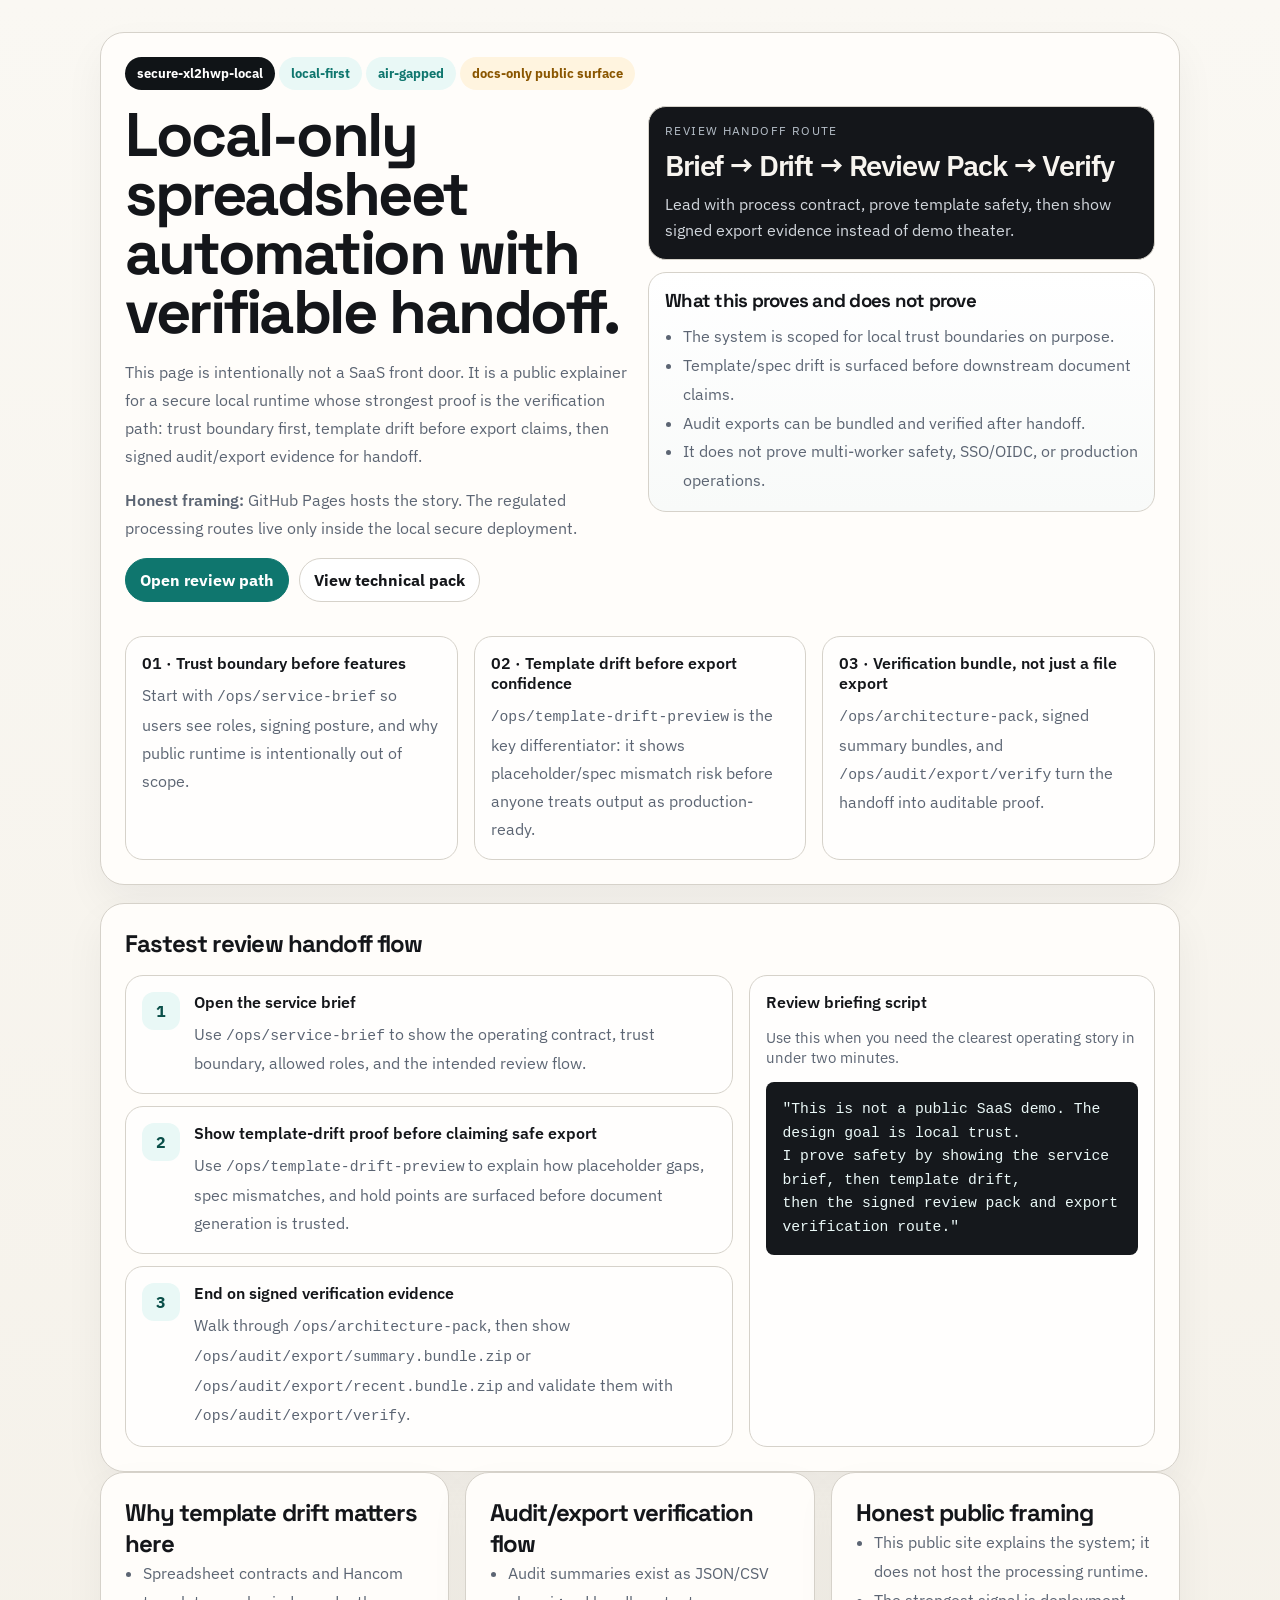
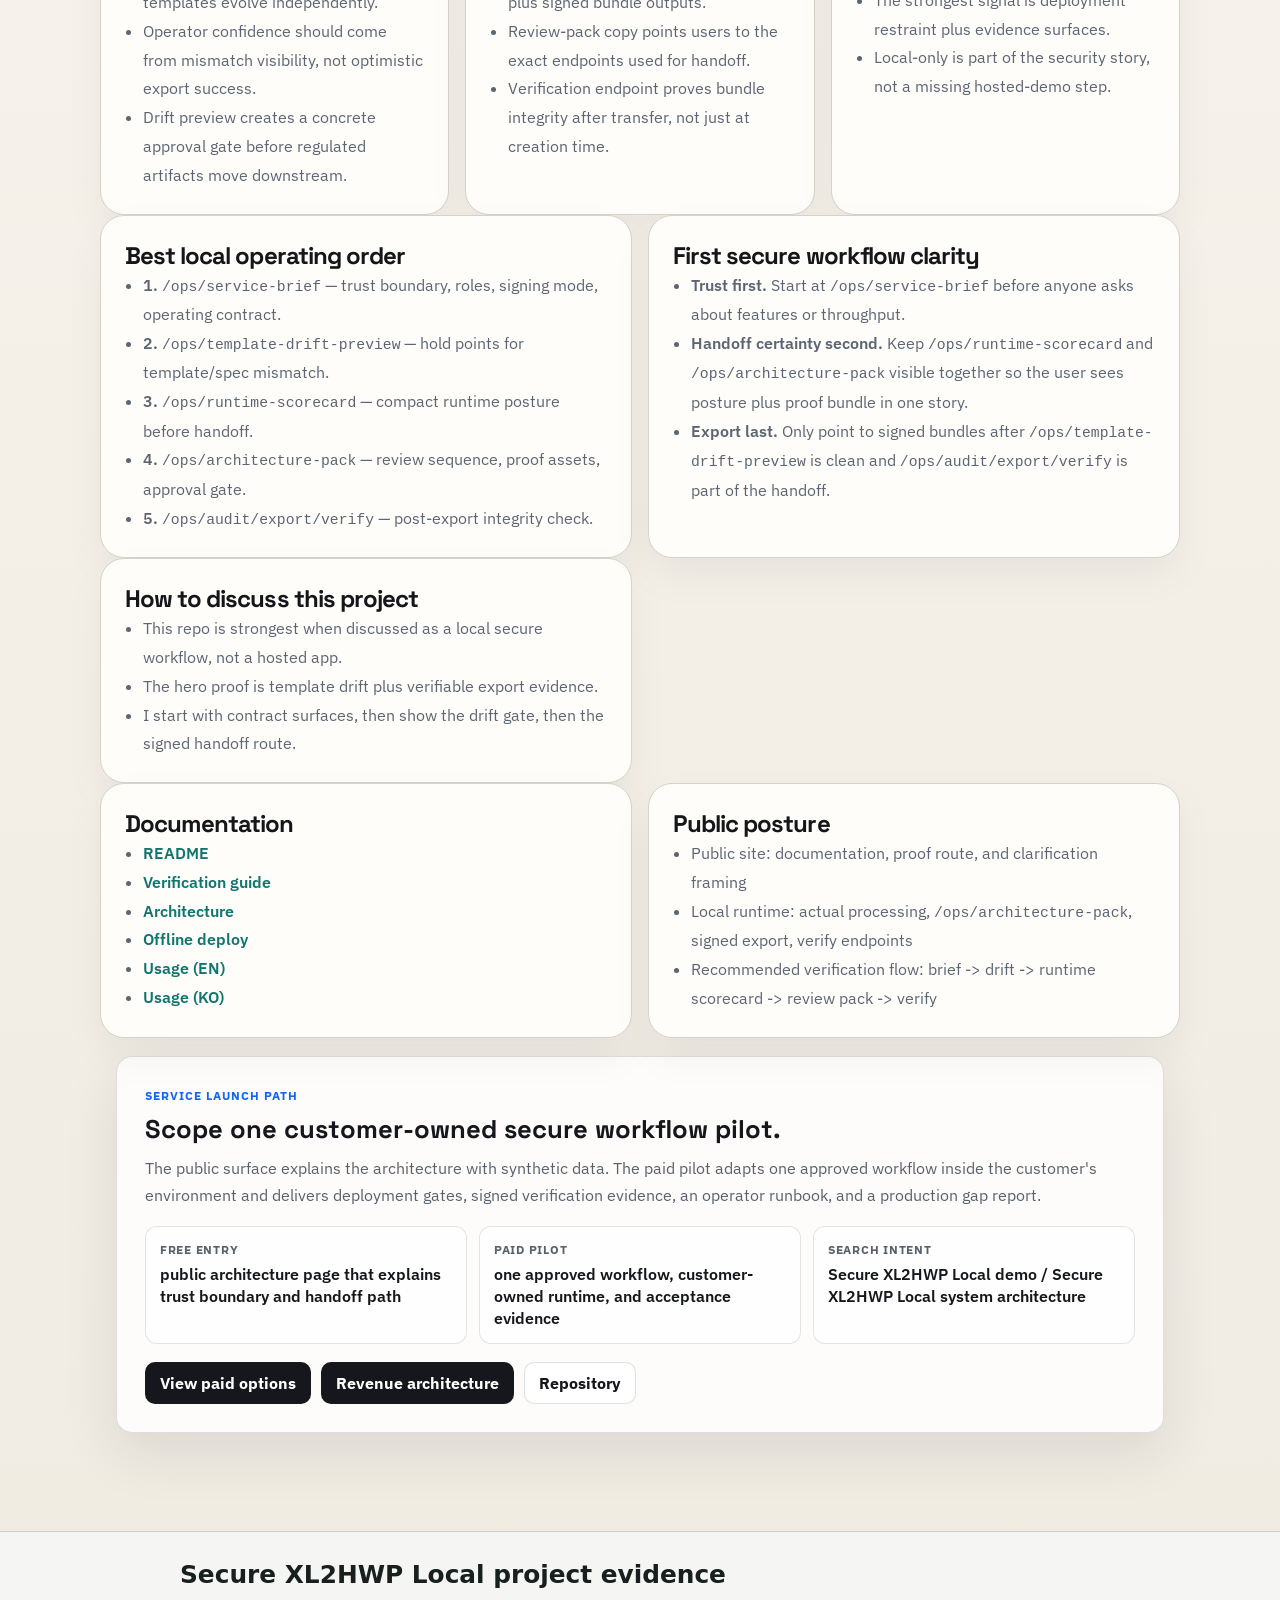
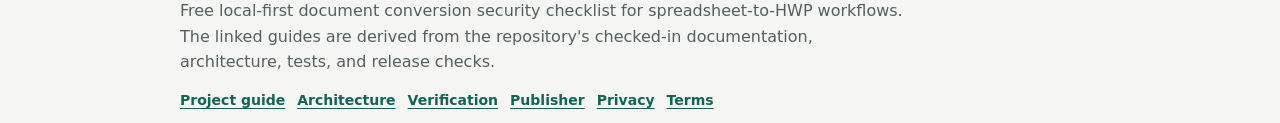
<file: site/index.html>
<!doctype html>
<html lang="en">
<head>
  <meta charset="utf-8" />
  <meta name="viewport" content="width=device-width, initial-scale=1" />

  <meta name="description" content="Customer-owned Excel-to-Hancom workflow pilot with an explicit single-process boundary, template-drift checks, and signed handoff evidence." />
  <meta property="og:type" content="website" />
  <meta property="og:title" content="Secure XL2HWP Local" />
  <meta property="og:description" content="Customer-owned Excel-to-Hancom workflow pilot with an explicit single-process boundary, template-drift checks, and signed handoff evidence." />
  <meta property="og:image" content="/architecture-pack.svg">
  <meta property="og:image:alt" content="secure-xl2hwp-local review card for local-only document automation">
  <meta name="twitter:card" content="summary_large_image" />
  <meta name="twitter:title" content="Secure XL2HWP Local" />
  <meta name="twitter:description" content="Customer-owned Excel-to-Hancom workflow pilot with an explicit single-process boundary, template-drift checks, and signed handoff evidence." />
  <meta name="twitter:image" content="/architecture-pack.svg">
  <title>Secure XL2HWP Local | local-only spreadsheet cleanup Hancom handoff</title>
  <link rel="preconnect" href="https://fonts.googleapis.com" />
  <link rel="preconnect" href="https://fonts.gstatic.com" crossorigin />
  <link href="https://fonts.googleapis.com/css2?family=Space+Grotesk:wght@500;700&family=IBM+Plex+Sans:wght@400;500;600&display=swap" rel="stylesheet" />
  <style>
    :root { --bg:#f7f4ef; --panel:#fffdfa; --panel-soft:rgba(255,255,255,0.72); --ink:#14161a; --muted:#5c6573; --line:#d6d2ca; --accent:#0f766e; --accent-ink:#0a4f49; --soft:#e9f8f6; --soft-warm:#fff4df; }
    *{box-sizing:border-box} html,body{max-width:100%;overflow-x:hidden} body{margin:0;font-family:"IBM Plex Sans",sans-serif;background:linear-gradient(180deg,#faf8f3 0,#f0ebe1 100%);color:var(--ink)}
    code{font-family:ui-monospace,SFMono-Regular,Menlo,monospace;font-size:.92em;overflow-wrap:anywhere;word-break:break-word} strong{font-weight:600}
    .shell{width:100%;max-width:1120px;margin:0 auto;padding:32px 20px 56px}.panel{min-width:0;background:var(--panel);border:1px solid var(--line);border-radius:24px;padding:24px;box-shadow:0 18px 40px rgba(15,23,42,.05)}
    .hero,.grid,.stack{display:grid;gap:16px;min-width:0}.hero{margin-bottom:18px}.eyebrow,.chip,.path-badge{display:inline-flex;padding:8px 12px;border-radius:999px;font-size:.82rem;font-weight:700}.eyebrow{background:#101417;color:#fff}.chip{background:var(--soft);color:var(--accent)}.path-badge{background:var(--soft-warm);color:#8a5600}
    h1,h2,h3{font-family:"Space Grotesk",sans-serif;letter-spacing:-.04em;margin:0}.hero h1{font-size:clamp(2.4rem,4.8vw,4.4rem);line-height:.96}.lede,.note,.step p,.proof-card p,.callout p{margin:0;color:var(--muted);line-height:1.75}
    .hero-grid,.two,.three{display:grid;gap:16px;min-width:0}.hero-grid,.two{grid-template-columns:repeat(2,minmax(0,1fr))}.three,.proof-strip{grid-template-columns:repeat(3,minmax(0,1fr))}
    .list{margin:0;padding-left:18px;color:var(--muted);line-height:1.8}.links a{color:var(--accent);text-decoration:none;font-weight:600}
    .hero-actions{display:flex;gap:10px;flex-wrap:wrap}.button{display:inline-flex;align-items:center;justify-content:center;min-height:44px;padding:0 14px;border:1px solid var(--line);border-radius:999px;background:#fff;color:var(--ink);font-weight:700;text-decoration:none}.button.primary{background:var(--accent);border-color:var(--accent);color:#fff}
    .proof-strip{display:grid;gap:16px;margin-top:18px;min-width:0}.proof-card,.step,.callout,.route-card{min-width:0;border:1px solid var(--line);border-radius:18px;background:var(--panel-soft);padding:16px}.proof-card strong,.step strong,.route-card strong{display:block;margin-bottom:8px}
    .hero-aside{display:grid;gap:12px;align-content:start}.metric{border:1px solid var(--line);border-radius:18px;padding:16px;background:#14161a;color:#f7f4ef}.metric small{display:block;color:#b7c0ca;text-transform:uppercase;letter-spacing:.12em;font-size:.72rem;margin-bottom:8px}.metric strong{display:block;font-size:1.8rem;letter-spacing:-.04em}.metric p{margin:8px 0 0;color:#d2d7dd;line-height:1.6}
    .route-grid{display:grid;grid-template-columns:minmax(0,1.2fr) minmax(0,.8fr);gap:16px;min-width:0}.route-list{display:grid;gap:12px;min-width:0}.step{display:grid;grid-template-columns:auto minmax(0,1fr);align-items:start;gap:14px}.step-num{display:grid;place-items:center;width:38px;height:38px;border-radius:12px;background:var(--soft);color:var(--accent-ink);font-weight:700}
    .callout{background:linear-gradient(180deg,#fff 0,#f8faf9 100%)} .callout ul{margin:10px 0 0;padding-left:18px;color:var(--muted);line-height:1.8}
    .route-card code{display:block;margin-top:6px;padding:16px;line-height:1.6;border-radius:8px;background:#15181c;color:#eaf8f7;white-space:pre-wrap;overflow-wrap:anywhere;word-break:break-word;overflow:auto}
    .subtle{font-size:.95rem;color:var(--muted)}
    @media (max-width:980px){.hero-grid,.two,.three,.proof-strip,.route-grid{grid-template-columns:1fr}}
    @media (max-width:640px){.shell{padding:32px 12px 56px}.panel{border-radius:20px;padding:18px}.step{grid-template-columns:1fr}.step-num{width:34px;height:34px}.hero h1{font-size:clamp(2.15rem,14vw,3rem)}}
  </style>
  <meta name="robots" content="index,follow,max-image-preview:large" />
  <meta name="google-adsense-account" content="ca-pub-4973160293737562" />
  <meta name="keywords" content="secure-xl2hwp-local, Secure, XL2HWP, Local, local-only, spreadsheet, cleanup, Hancom, handoff, workflow, signed, audit, export, evidence, local, license, deployment, package, template, adaptation, support, architecture, page, explains" />
  <link rel="canonical" href="https://secure-xl2hwp-local.pages.dev/" />
  <meta property="og:url" content="https://secure-xl2hwp-local.pages.dev/" />
  <meta property="og:site_name" content="Secure XL2HWP Local" />
  <link rel="alternate" type="application/json" title="Service offer" href="service-offer.json" />
<!-- search-growth-jsonld:start -->
<script type="application/ld+json">{"@context":"https://schema.org","@type":"SoftwareApplication","name":"Secure XL2HWP Local","applicationCategory":"BusinessApplication","operatingSystem":"Web, serverless, and local development environments","url":"https://secure-xl2hwp-local.pages.dev/","codeRepository":"https://github.com/KIM3310/secure-xl2hwp-local","description":"Secure XL2HWP Local is a pilot-ready, customer-owned Excel-to-Hancom workflow with explicit single-process, secret-management, audit-storage, and shared-access boundaries.","creator":{"@type":"Person","name":"KIM3310","url":"https://github.com/KIM3310"},"offers":[{"@type":"Offer","name":"public architecture page that explains trust boundary and handoff path","price":"0","priceCurrency":"USD","availability":"https://schema.org/InStock","url":"https://secure-xl2hwp-local.pages.dev/"},{"@type":"Offer","name":"fixed-scope customer-owned secure workflow pilot","availability":"https://schema.org/LimitedAvailability","url":"https://kim3310-doeon-kim-portfolio.pages.dev/?offer=secure-xl2hwp-local&inquiry=secure-workflow-pilot#private-inquiry"}],"isAccessibleForFree":true,"keywords":"secure-xl2hwp-local, Secure, XL2HWP, Local, local-only, spreadsheet, cleanup, Hancom, handoff, workflow, signed, audit, export, evidence, local, license, deployment, package, template, adaptation, support, architecture, page, explains"}</script>
<!-- search-growth-jsonld:end -->
<style id="search-growth-offer-style">
    .search-growth-offer {
      width: min(1180px, calc(100% - 32px));
      margin: 18px auto 42px;
      padding: clamp(18px, 3vw, 28px);
      border: 1px solid rgba(28, 35, 48, 0.14);
      border-radius: 16px;
      background: rgba(255, 255, 255, 0.82);
      color: #15171c;
      box-shadow: 0 20px 54px rgba(25, 34, 51, 0.10);
    }
    .search-growth-offer p { margin: 0; color: #59616e; line-height: 1.65; }
    .search-growth-offer h2 { margin: 0 0 10px; font-size: clamp(1.35rem, 2vw, 2rem); letter-spacing: 0; }
    .search-growth-offer .offer-kicker {
      margin-bottom: 8px;
      color: #1266f1;
      font-size: 0.78rem;
      font-weight: 850;
      text-transform: uppercase;
      letter-spacing: 0.08em;
    }
    .search-growth-offer .offer-grid {
      display: grid;
      grid-template-columns: repeat(3, minmax(0, 1fr));
      gap: 12px;
      margin: 18px 0;
    }
    .search-growth-offer .offer-grid div {
      min-width: 0;
      padding: 14px;
      border: 1px solid rgba(28, 35, 48, 0.12);
      border-radius: 12px;
      background: rgba(255, 255, 255, 0.72);
    }
    .search-growth-offer .offer-grid span {
      display: block;
      margin-bottom: 6px;
      color: #59616e;
      font-size: 0.78rem;
      font-weight: 800;
      text-transform: uppercase;
      letter-spacing: 0.06em;
    }
    .search-growth-offer .offer-grid strong { display: block; overflow-wrap: anywhere; line-height: 1.38; }
    .search-growth-offer .offer-actions { display: flex; flex-wrap: wrap; gap: 10px; margin-top: 18px; }
    .search-growth-offer .offer-actions a {
      min-height: 42px;
      display: inline-flex;
      align-items: center;
      justify-content: center;
      border: 1px solid rgba(28, 35, 48, 0.14);
      border-radius: 10px;
      padding: 0 14px;
      text-decoration: none;
      font-weight: 780;
      background: #15171c;
      color: white;
    }
    .search-growth-offer .offer-actions a.secondary { background: white; color: #15171c; }
    @media (max-width: 720px) {
      .search-growth-offer .offer-grid { grid-template-columns: 1fr; }
      .search-growth-offer .offer-actions a { width: 100%; }
    }
  </style>
</head>
<body>
  <main class="shell">
    <section class="panel hero stack">
      <div>
        <span class="eyebrow">secure-xl2hwp-local</span>
        <span class="chip">local-first</span>
        <span class="chip">air-gapped</span>
        <span class="path-badge">docs-only public surface</span>
      </div>
      <div class="hero-grid">
        <div class="stack">
          <h1>Local-only spreadsheet automation with verifiable handoff.</h1>
          <p class="lede">This page is intentionally not a SaaS front door. It is a public explainer for a secure local runtime whose strongest proof is the verification path: trust boundary first, template drift before export claims, then signed audit/export evidence for handoff.</p>
          <p class="note"><strong>Honest framing:</strong> GitHub Pages hosts the story. The regulated processing routes live only inside the local secure deployment.</p>
          <div class="hero-actions">
            <a class="button primary" href="https://github.com/KIM3310/secure-xl2hwp-local/blob/main/docs/verification-guide.md">Open review path</a>
            <a class="button" href="https://github.com/KIM3310/secure-xl2hwp-local/blob/main/docs/architecture-pack.md">View technical pack</a>
          </div>
        </div>
        <aside class="hero-aside">
          <div class="metric">
            <small>Review handoff route</small>
            <strong>Brief → Drift → Review Pack → Verify</strong>
            <p>Lead with process contract, prove template safety, then show signed export evidence instead of demo theater.</p>
          </div>
          <div class="callout">
            <h3>What this proves and does not prove</h3>
            <ul>
              <li>The system is scoped for local trust boundaries on purpose.</li>
              <li>Template/spec drift is surfaced before downstream document claims.</li>
              <li>Audit exports can be bundled and verified after handoff.</li>
              <li>It does not prove multi-worker safety, SSO/OIDC, or production operations.</li>
            </ul>
          </div>
        </aside>
      </div>
      <div class="proof-strip">
        <article class="proof-card">
          <strong>01 · Trust boundary before features</strong>
          <p>Start with <code>/ops/service-brief</code> so users see roles, signing posture, and why public runtime is intentionally out of scope.</p>
        </article>
        <article class="proof-card">
          <strong>02 · Template drift before export confidence</strong>
          <p><code>/ops/template-drift-preview</code> is the key differentiator: it shows placeholder/spec mismatch risk before anyone treats output as production-ready.</p>
        </article>
        <article class="proof-card">
          <strong>03 · Verification bundle, not just a file export</strong>
          <p><code>/ops/architecture-pack</code>, signed summary bundles, and <code>/ops/audit/export/verify</code> turn the handoff into auditable proof.</p>
        </article>
      </div>
    </section>

    <section class="panel stack">
      <h2>Fastest review handoff flow</h2>
      <div class="route-grid">
        <div class="route-list">
          <article class="step">
            <div class="step-num">1</div>
            <div>
              <strong>Open the service brief</strong>
              <p>Use <code>/ops/service-brief</code> to show the operating contract, trust boundary, allowed roles, and the intended review flow.</p>
            </div>
          </article>
          <article class="step">
            <div class="step-num">2</div>
            <div>
              <strong>Show template-drift proof before claiming safe export</strong>
              <p>Use <code>/ops/template-drift-preview</code> to explain how placeholder gaps, spec mismatches, and hold points are surfaced before document generation is trusted.</p>
            </div>
          </article>
          <article class="step">
            <div class="step-num">3</div>
            <div>
              <strong>End on signed verification evidence</strong>
              <p>Walk through <code>/ops/architecture-pack</code>, then show <code>/ops/audit/export/summary.bundle.zip</code> or <code>/ops/audit/export/recent.bundle.zip</code> and validate them with <code>/ops/audit/export/verify</code>.</p>
            </div>
          </article>
        </div>
        <article class="route-card">
          <strong>Review briefing script</strong>
          <p class="subtle">Use this when you need the clearest operating story in under two minutes.</p>
          <code>"This is not a public SaaS demo. The design goal is local trust.
I prove safety by showing the service brief, then template drift,
then the signed review pack and export verification route."</code>
        </article>
      </div>
    </section>

    <section class="grid three">
      <article class="panel">
        <h2>Why template drift matters here</h2>
        <ul class="list">
          <li>Spreadsheet contracts and Hancom templates evolve independently.</li>
          <li>Operator confidence should come from mismatch visibility, not optimistic export success.</li>
          <li>Drift preview creates a concrete approval gate before regulated artifacts move downstream.</li>
        </ul>
      </article>
      <article class="panel">
        <h2>Audit/export verification flow</h2>
        <ul class="list">
          <li>Audit summaries exist as JSON/CSV plus signed bundle outputs.</li>
          <li>Review-pack copy points users to the exact endpoints used for handoff.</li>
          <li>Verification endpoint proves bundle integrity after transfer, not just at creation time.</li>
        </ul>
      </article>
      <article class="panel">
        <h2>Honest public framing</h2>
        <ul class="list">
          <li>This public site explains the system; it does not host the processing runtime.</li>
          <li>The strongest signal is deployment restraint plus evidence surfaces.</li>
          <li>Local-only is part of the security story, not a missing hosted-demo step.</li>
        </ul>
      </article>
    </section>

    <section class="grid two">
      <article class="panel">
        <h2>Best local operating order</h2>
        <ul class="list">
          <li><strong>1.</strong> <code>/ops/service-brief</code> — trust boundary, roles, signing mode, operating contract.</li>
          <li><strong>2.</strong> <code>/ops/template-drift-preview</code> — hold points for template/spec mismatch.</li>
          <li><strong>3.</strong> <code>/ops/runtime-scorecard</code> — compact runtime posture before handoff.</li>
          <li><strong>4.</strong> <code>/ops/architecture-pack</code> — review sequence, proof assets, approval gate.</li>
          <li><strong>5.</strong> <code>/ops/audit/export/verify</code> — post-export integrity check.</li>
        </ul>
      </article>
      <article class="panel">
        <h2>First secure workflow clarity</h2>
        <ul class="list">
          <li><strong>Trust first.</strong> Start at <code>/ops/service-brief</code> before anyone asks about features or throughput.</li>
          <li><strong>Handoff certainty second.</strong> Keep <code>/ops/runtime-scorecard</code> and <code>/ops/architecture-pack</code> visible together so the user sees posture plus proof bundle in one story.</li>
          <li><strong>Export last.</strong> Only point to signed bundles after <code>/ops/template-drift-preview</code> is clean and <code>/ops/audit/export/verify</code> is part of the handoff.</li>
        </ul>
      </article>
    </section>

    <section class="grid two">
      <article class="panel">
        <h2>How to discuss this project</h2>
        <ul class="list">
          <li>This repo is strongest when discussed as a local secure workflow, not a hosted app.</li>
          <li>The hero proof is template drift plus verifiable export evidence.</li>
          <li>I start with contract surfaces, then show the drift gate, then the signed handoff route.</li>
        </ul>
      </article>
    </section>

    <section class="grid two">
      <article class="panel links">
        <h2>Documentation</h2>
        <ul class="list">
          <li><a href="https://github.com/KIM3310/secure-xl2hwp-local/blob/main/README.md">README</a></li>
          <li><a href="https://github.com/KIM3310/secure-xl2hwp-local/blob/main/docs/verification-guide.md">Verification guide</a></li>
          <li><a href="https://github.com/KIM3310/secure-xl2hwp-local/blob/main/docs/architecture.md">Architecture</a></li>
          <li><a href="https://github.com/KIM3310/secure-xl2hwp-local/blob/main/docs/offline-deploy.md">Offline deploy</a></li>
          <li><a href="https://github.com/KIM3310/secure-xl2hwp-local/blob/main/docs/usage-en.md">Usage (EN)</a></li>
          <li><a href="https://github.com/KIM3310/secure-xl2hwp-local/blob/main/docs/usage-ko.md">Usage (KO)</a></li>
        </ul>
      </article>
      <article class="panel">
        <h2>Public posture</h2>
        <ul class="list">
          <li>Public site: documentation, proof route, and clarification framing</li>
          <li>Local runtime: actual processing, <code>/ops/architecture-pack</code>, signed export, verify endpoints</li>
          <li>Recommended verification flow: brief -> drift -> runtime scorecard -> review pack -> verify</li>
        </ul>
      </article>
    </section>
  <!-- search-growth-offer:start -->
<section class="search-growth-offer" aria-labelledby="search-growth-offer-title">
  <p class="offer-kicker">Service launch path</p>
  <h2 id="search-growth-offer-title">Scope one customer-owned secure workflow pilot.</h2>
  <p>The public surface explains the architecture with synthetic data. The paid pilot adapts one approved workflow inside the customer's environment and delivers deployment gates, signed verification evidence, an operator runbook, and a production gap report.</p>
  <div class="offer-grid" aria-label="Free and paid service boundaries">
    <div><span>Free entry</span><strong>public architecture page that explains trust boundary and handoff path</strong></div>
    <div><span>Paid pilot</span><strong>one approved workflow, customer-owned runtime, and acceptance evidence</strong></div>
    <div><span>Search intent</span><strong>Secure XL2HWP Local demo / Secure XL2HWP Local system architecture</strong></div>
  </div>
  <div class="offer-actions">
    <a href="https://kim3310-doeon-kim-portfolio.pages.dev/?offer=secure-xl2hwp-local&inquiry=secure-workflow-pilot#private-inquiry">View paid options</a>
    <a href="https://github.com/KIM3310/secure-xl2hwp-local/blob/main/docs/revenue-architecture.md" target="_blank" rel="noopener noreferrer">Revenue architecture</a>
    <a class="secondary" href="https://github.com/KIM3310/secure-xl2hwp-local" target="_blank" rel="noopener noreferrer">Repository</a>
  </div>
</section>
<!-- search-growth-offer:end -->
</main>
<!-- adsense-publication-nav:start -->
<style id="adsense-publication-nav-style">
  .adsense-publication-nav { margin: 0; border-top: 1px solid #cbd2ce; border-bottom: 1px solid #cbd2ce; background: #f5f6f4; color: #17201f; }
  .adsense-publication-nav__inner { width: min(920px, calc(100% - 32px)); margin: 0 auto; padding: 28px 0; }
  .adsense-publication-nav h2 { margin: 0 0 8px; font: 750 1.55rem/1.2 system-ui, sans-serif; letter-spacing: 0; }
  .adsense-publication-nav p { max-width: 72ch; margin: 0; color: #52605d; font: 16px/1.6 system-ui, sans-serif; }
  .adsense-publication-nav nav { display: flex; flex-wrap: wrap; gap: 12px; margin-top: 16px; }
  .adsense-publication-nav a { color: #126455; font: 700 14px/1.4 system-ui, sans-serif; text-underline-offset: 3px; }
</style>
<section class="adsense-publication-nav" aria-labelledby="adsense-publication-nav-title">
  <div class="adsense-publication-nav__inner">
    <h2 id="adsense-publication-nav-title">Secure XL2HWP Local project evidence</h2>
    <p>Free local-first document conversion security checklist for spreadsheet-to-HWP workflows. The linked guides are derived from the repository's checked-in documentation, architecture, tests, and release checks.</p>
    <nav aria-label="Project evidence and policies"><a href="/guide">Project guide</a><a href="/architecture">Architecture</a><a href="/verification">Verification</a><a href="/publisher">Publisher</a><a href="/privacy">Privacy</a><a href="/terms">Terms</a></nav>
  </div>
</section>
<!-- adsense-publication-nav:end -->
</body>
</html>
</file>
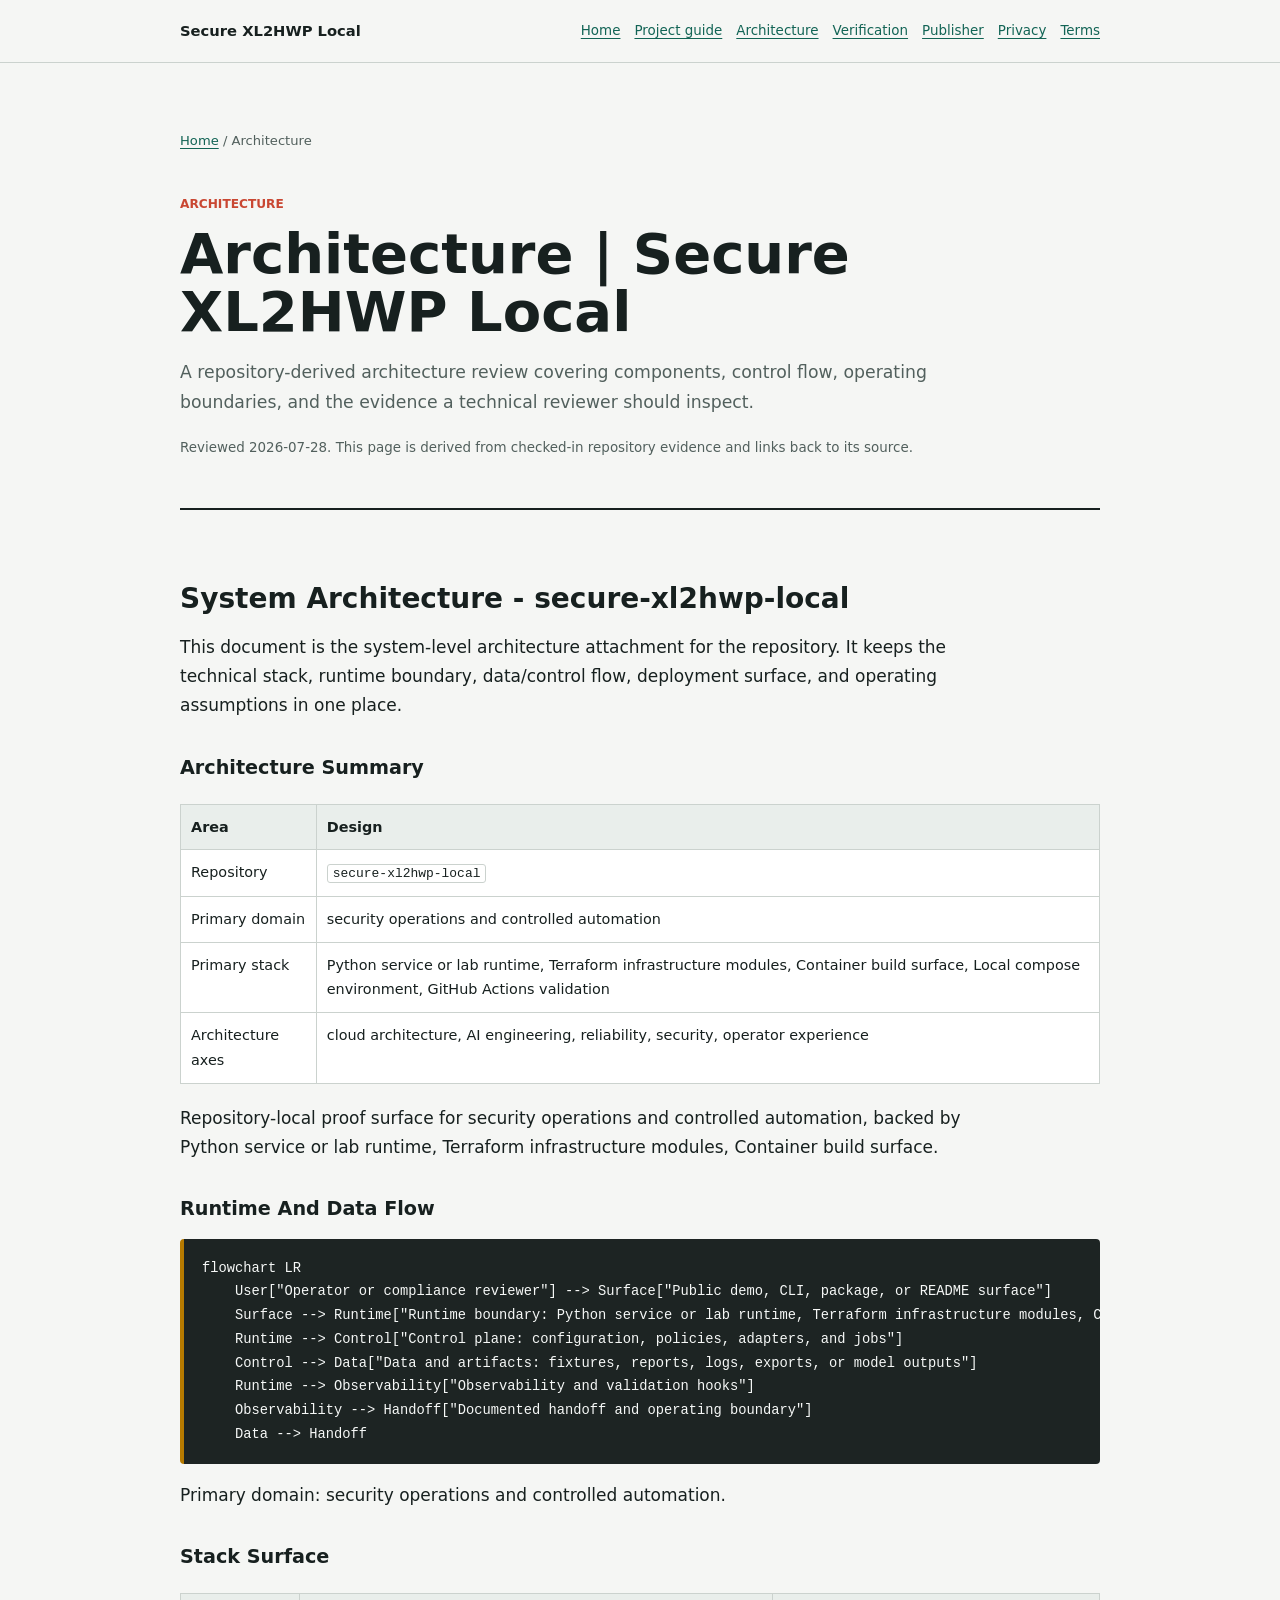
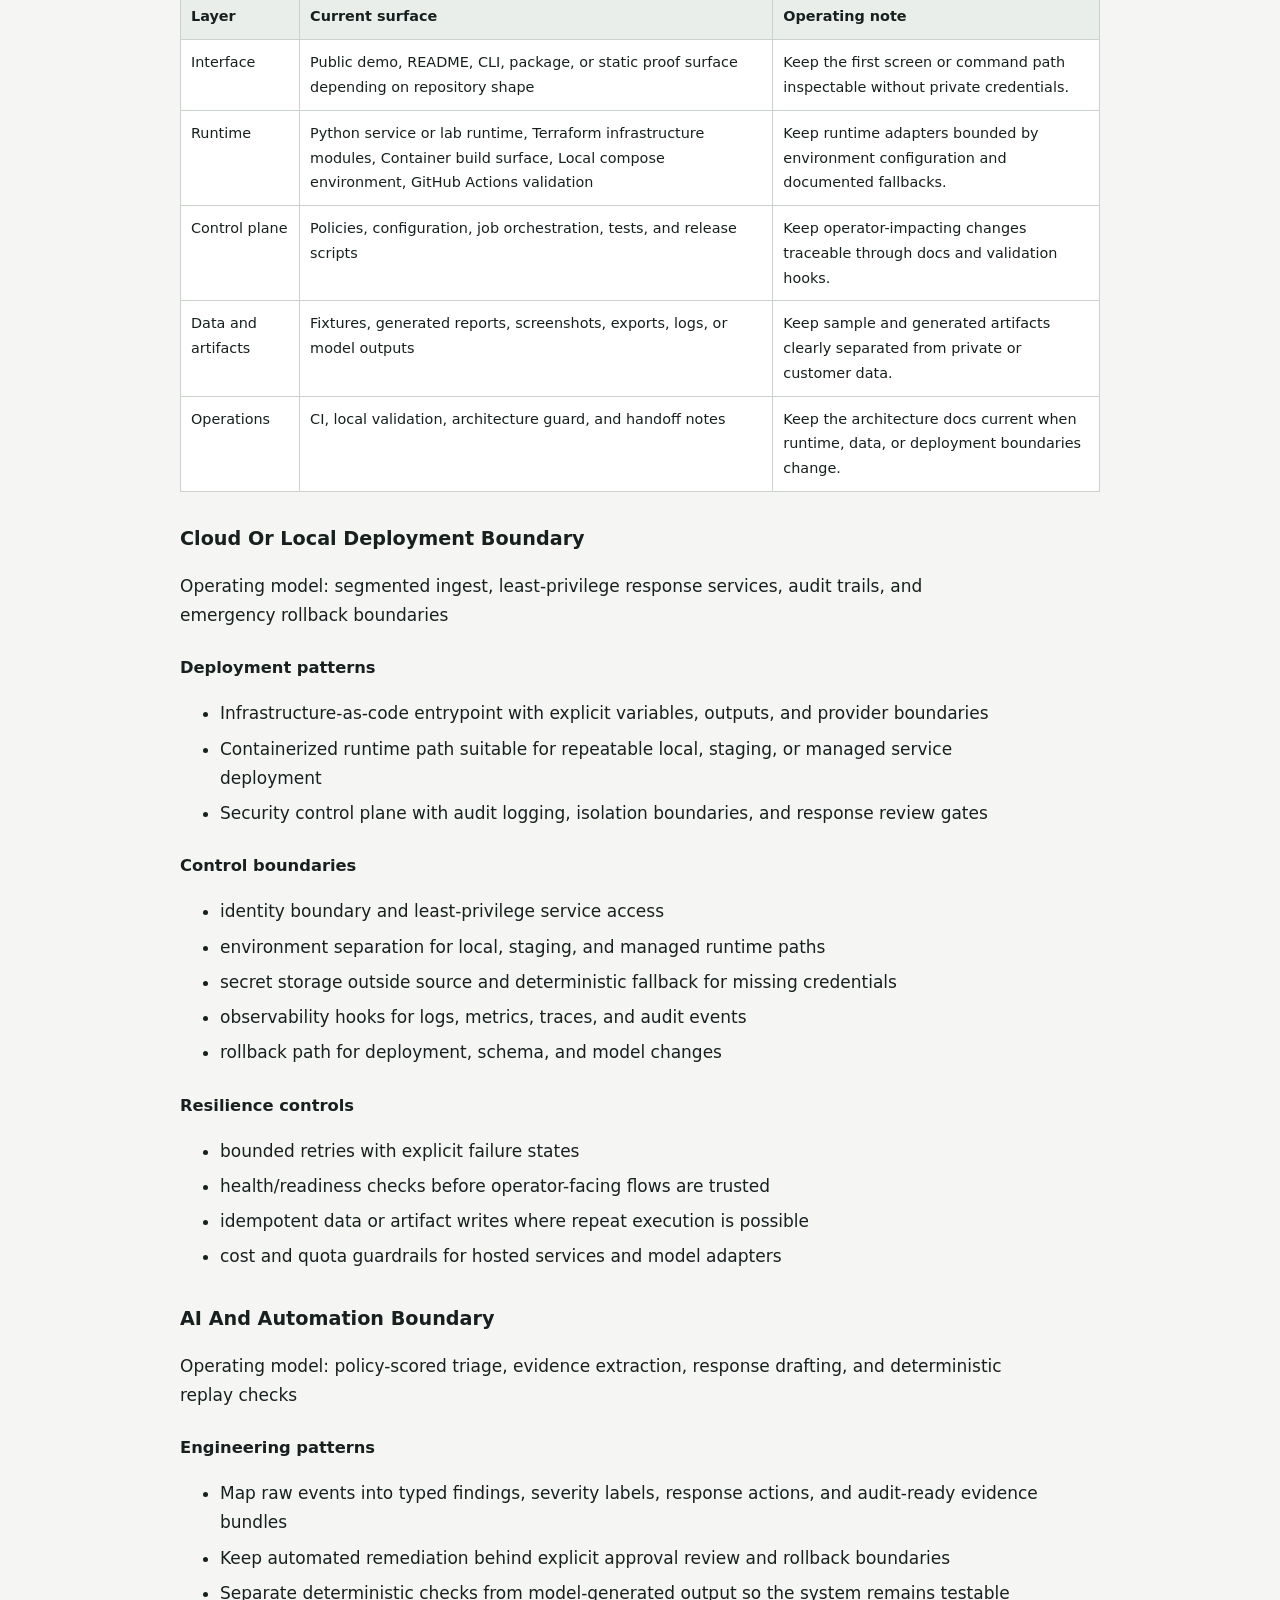
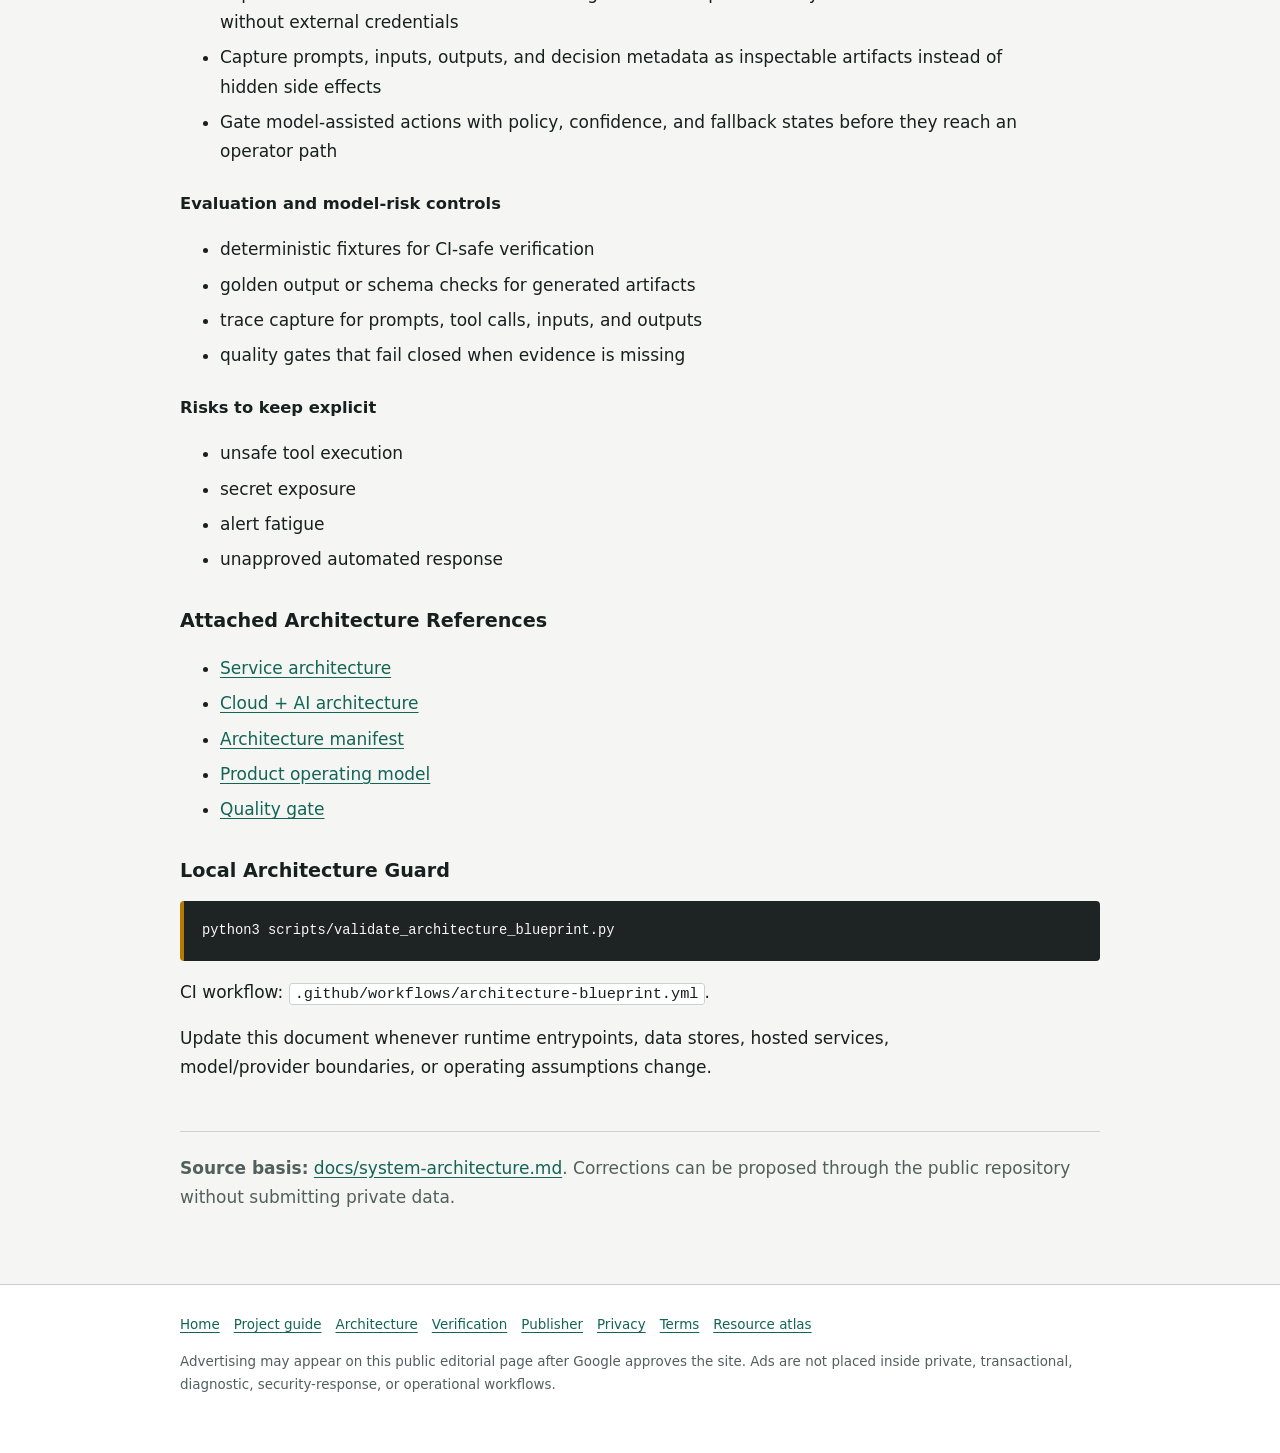
<file: site/architecture.html>
<!doctype html>
<html lang="en">
<head>
  <meta charset="utf-8">
  <meta name="viewport" content="width=device-width, initial-scale=1">
  <title>Architecture | Secure XL2HWP Local</title>
  <meta name="description" content="Source-backed architecture, boundaries, data flow, and failure handling for Secure XL2HWP Local.">
  <meta name="robots" content="index,follow,max-image-preview:large">
  <meta name="google-adsense-account" content="ca-pub-4973160293737562">
  <link rel="canonical" href="https://secure-xl2hwp-local.pages.dev/architecture">
  <meta property="og:type" content="article">
  <meta property="og:title" content="Architecture | Secure XL2HWP Local">
  <meta property="og:description" content="Source-backed architecture, boundaries, data flow, and failure handling for Secure XL2HWP Local.">
  <meta property="og:url" content="https://secure-xl2hwp-local.pages.dev/architecture">
  <script type="application/ld+json">{"@context":"https://schema.org","@type":"TechArticle","headline":"Architecture | Secure XL2HWP Local","description":"Source-backed architecture, boundaries, data flow, and failure handling for Secure XL2HWP Local.","url":"https://secure-xl2hwp-local.pages.dev/architecture","dateModified":"2026-07-28","author":{"@type":"Person","name":"Doeon Kim","alternateName":"KIM3310","url":"https://github.com/KIM3310","sameAs":["https://kim3310-doeon-kim-portfolio.pages.dev","https://www.linkedin.com/in/doeon-kim-4742a2388"]},"publisher":{"@type":"Person","name":"Doeon Kim","alternateName":"KIM3310","url":"https://kim3310-doeon-kim-portfolio.pages.dev","sameAs":["https://github.com/KIM3310","https://www.linkedin.com/in/doeon-kim-4742a2388"]},"isAccessibleForFree":true}</script>
  <script async src="https://pagead2.googlesyndication.com/pagead/js/adsbygoogle.js?client=ca-pub-4973160293737562" crossorigin="anonymous"></script>
  <style>
    :root { color-scheme: light; --ink: #17201f; --muted: #52605d; --line: #cbd2ce; --paper: #ffffff; --ground: #f5f6f4; --green: #126455; --coral: #c94732; --gold: #b67a00; }
    * { box-sizing: border-box; }
    html { scroll-behavior: smooth; }
    body { margin: 0; background: var(--ground); color: var(--ink); font: 17px/1.72 Inter, ui-sans-serif, system-ui, -apple-system, BlinkMacSystemFont, "Segoe UI", sans-serif; }
    a { color: var(--green); text-underline-offset: 3px; }
    .site-header { border-bottom: 1px solid var(--line); background: rgba(245, 246, 244, .97); }
    .site-nav, .article-shell, .site-footer-inner { width: min(920px, calc(100% - 32px)); margin: 0 auto; }
    .site-nav { min-height: 62px; display: flex; align-items: center; justify-content: space-between; gap: 20px; }
    .site-nav strong { font-size: .92rem; }
    .nav-links { display: flex; flex-wrap: wrap; gap: 14px; font-size: .84rem; }
    .article-shell { padding: 54px 0 72px; }
    .breadcrumbs { color: var(--muted); font-size: .82rem; }
    .article-intro { padding: 28px 0 36px; border-bottom: 2px solid var(--ink); }
    .kicker { color: var(--coral); font-size: .76rem; font-weight: 800; text-transform: uppercase; }
    h1 { margin: 10px 0 16px; max-width: 18ch; font-size: 3.5rem; line-height: 1.04; letter-spacing: 0; overflow-wrap: anywhere; }
    .lede { max-width: 68ch; color: var(--muted); font-size: 1.08rem; }
    .review-note { margin-top: 18px; color: var(--muted); font-size: .84rem; }
    article { padding-top: 24px; }
    article h2 { margin: 42px 0 12px; padding-top: 6px; font-size: 1.75rem; line-height: 1.2; letter-spacing: 0; }
    article h3 { margin: 30px 0 8px; font-size: 1.2rem; letter-spacing: 0; }
    article h4 { margin: 24px 0 6px; font-size: 1.02rem; letter-spacing: 0; }
    article p, article li { max-width: 76ch; }
    article li + li { margin-top: 6px; }
    pre { max-width: 100%; overflow: auto; border-left: 4px solid var(--gold); background: #1d2423; color: #f6f8f7; padding: 18px; border-radius: 4px; font-size: .86rem; }
    code { overflow-wrap: anywhere; }
    :not(pre) > code { border: 1px solid var(--line); background: var(--paper); padding: 1px 5px; border-radius: 3px; font-size: .9em; }
    .table-scroll { overflow-x: auto; margin: 20px 0; }
    table { width: 100%; border-collapse: collapse; background: var(--paper); font-size: .9rem; }
    th, td { border: 1px solid var(--line); padding: 10px; text-align: left; vertical-align: top; }
    th { background: #e9eeeb; }
    .boundary-note { margin: 30px 0 4px; border-left: 4px solid var(--coral); background: var(--paper); padding: 18px; }
    .source-basis { margin-top: 48px; border-top: 1px solid var(--line); padding-top: 22px; color: var(--muted); }
    .site-footer { border-top: 1px solid var(--line); background: var(--paper); }
    .site-footer-inner { padding: 28px 0 44px; color: var(--muted); font-size: .84rem; }
    .site-footer-links { display: flex; flex-wrap: wrap; gap: 14px; margin-bottom: 12px; }
    @media (max-width: 720px) {
      .site-nav { align-items: flex-start; flex-direction: column; padding: 14px 0; }
      .article-shell { padding-top: 32px; }
      h1 { font-size: 2.35rem; }
    }
  </style>
</head>
<body data-ad-surface="editorial">
  <header class="site-header">
    <nav class="site-nav" aria-label="Primary">
      <strong>Secure XL2HWP Local</strong>
      <div class="nav-links"><a href="/">Home</a><a href="/guide">Project guide</a><a href="/architecture">Architecture</a><a href="/verification">Verification</a><a href="/publisher">Publisher</a><a href="/privacy">Privacy</a><a href="/terms">Terms</a></div>
    </nav>
  </header>
  <main class="article-shell">
    <p class="breadcrumbs"><a href="/">Home</a> / Architecture</p>
    <header class="article-intro">
      <div class="kicker">Architecture</div>
      <h1>Architecture | Secure XL2HWP Local</h1>
      <p class="lede">A repository-derived architecture review covering components, control flow, operating boundaries, and the evidence a technical reviewer should inspect.</p>
      <p class="review-note">Reviewed 2026-07-28. This page is derived from checked-in repository evidence and links back to its source.</p>
    </header>

    <article><h2>System Architecture - secure-xl2hwp-local</h2>
<p>This document is the system-level architecture attachment for the repository. It keeps the technical stack, runtime boundary, data/control flow, deployment surface, and operating assumptions in one place.</p>
<h3>Architecture Summary</h3>
<div class="table-scroll"><table><thead><tr><th>Area</th><th>Design</th></tr></thead><tbody><tr><td>Repository</td><td><code>secure-xl2hwp-local</code></td></tr><tr><td>Primary domain</td><td>security operations and controlled automation</td></tr><tr><td>Primary stack</td><td>Python service or lab runtime, Terraform infrastructure modules, Container build surface, Local compose environment, GitHub Actions validation</td></tr><tr><td>Architecture axes</td><td>cloud architecture, AI engineering, reliability, security, operator experience</td></tr></tbody></table></div>
<p>Repository-local proof surface for security operations and controlled automation, backed by Python service or lab runtime, Terraform infrastructure modules, Container build surface.</p>
<h3>Runtime And Data Flow</h3>
<pre><code>flowchart LR
    User[&quot;Operator or compliance reviewer&quot;] --&gt; Surface[&quot;Public demo, CLI, package, or README surface&quot;]
    Surface --&gt; Runtime[&quot;Runtime boundary: Python service or lab runtime, Terraform infrastructure modules, Container build surface, Local compose environment, GitHub Actions validation&quot;]
    Runtime --&gt; Control[&quot;Control plane: configuration, policies, adapters, and jobs&quot;]
    Control --&gt; Data[&quot;Data and artifacts: fixtures, reports, logs, exports, or model outputs&quot;]
    Runtime --&gt; Observability[&quot;Observability and validation hooks&quot;]
    Observability --&gt; Handoff[&quot;Documented handoff and operating boundary&quot;]
    Data --&gt; Handoff</code></pre>
<p>Primary domain: security operations and controlled automation.</p>
<h3>Stack Surface</h3>
<div class="table-scroll"><table><thead><tr><th>Layer</th><th>Current surface</th><th>Operating note</th></tr></thead><tbody><tr><td>Interface</td><td>Public demo, README, CLI, package, or static proof surface depending on repository shape</td><td>Keep the first screen or command path inspectable without private credentials.</td></tr><tr><td>Runtime</td><td>Python service or lab runtime, Terraform infrastructure modules, Container build surface, Local compose environment, GitHub Actions validation</td><td>Keep runtime adapters bounded by environment configuration and documented fallbacks.</td></tr><tr><td>Control plane</td><td>Policies, configuration, job orchestration, tests, and release scripts</td><td>Keep operator-impacting changes traceable through docs and validation hooks.</td></tr><tr><td>Data and artifacts</td><td>Fixtures, generated reports, screenshots, exports, logs, or model outputs</td><td>Keep sample and generated artifacts clearly separated from private or customer data.</td></tr><tr><td>Operations</td><td>CI, local validation, architecture guard, and handoff notes</td><td>Keep the architecture docs current when runtime, data, or deployment boundaries change.</td></tr></tbody></table></div>
<h3>Cloud Or Local Deployment Boundary</h3>
<p>Operating model: segmented ingest, least-privilege response services, audit trails, and emergency rollback boundaries</p>
<h4>Deployment patterns</h4>
<ul><li>Infrastructure-as-code entrypoint with explicit variables, outputs, and provider boundaries</li><li>Containerized runtime path suitable for repeatable local, staging, or managed service deployment</li><li>Security control plane with audit logging, isolation boundaries, and response review gates</li></ul>
<h4>Control boundaries</h4>
<ul><li>identity boundary and least-privilege service access</li><li>environment separation for local, staging, and managed runtime paths</li><li>secret storage outside source and deterministic fallback for missing credentials</li><li>observability hooks for logs, metrics, traces, and audit events</li><li>rollback path for deployment, schema, and model changes</li></ul>
<h4>Resilience controls</h4>
<ul><li>bounded retries with explicit failure states</li><li>health/readiness checks before operator-facing flows are trusted</li><li>idempotent data or artifact writes where repeat execution is possible</li><li>cost and quota guardrails for hosted services and model adapters</li></ul>
<h3>AI And Automation Boundary</h3>
<p>Operating model: policy-scored triage, evidence extraction, response drafting, and deterministic replay checks</p>
<h4>Engineering patterns</h4>
<ul><li>Map raw events into typed findings, severity labels, response actions, and audit-ready evidence bundles</li><li>Keep automated remediation behind explicit approval review and rollback boundaries</li><li>Separate deterministic checks from model-generated output so the system remains testable without external credentials</li><li>Capture prompts, inputs, outputs, and decision metadata as inspectable artifacts instead of hidden side effects</li><li>Gate model-assisted actions with policy, confidence, and fallback states before they reach an operator path</li></ul>
<h4>Evaluation and model-risk controls</h4>
<ul><li>deterministic fixtures for CI-safe verification</li><li>golden output or schema checks for generated artifacts</li><li>trace capture for prompts, tool calls, inputs, and outputs</li><li>quality gates that fail closed when evidence is missing</li></ul>
<h4>Risks to keep explicit</h4>
<ul><li>unsafe tool execution</li><li>secret exposure</li><li>alert fatigue</li><li>unapproved automated response</li></ul>
<h3>Attached Architecture References</h3>
<ul><li><a href="https://github.com/KIM3310/secure-xl2hwp-local/blob/main/docs/service-architecture.md" rel="noopener">Service architecture</a></li><li><a href="https://github.com/KIM3310/secure-xl2hwp-local/blob/main/docs/cloud-ai-architecture.md" rel="noopener">Cloud + AI architecture</a></li><li><a href="https://github.com/KIM3310/secure-xl2hwp-local/blob/main/docs/architecture/blueprint.json" rel="noopener">Architecture manifest</a></li><li><a href="https://github.com/KIM3310/secure-xl2hwp-local/blob/main/docs/product-operating-model.md" rel="noopener">Product operating model</a></li><li><a href="https://github.com/KIM3310/secure-xl2hwp-local/blob/main/docs/quality-gate.md" rel="noopener">Quality gate</a></li></ul>
<h3>Local Architecture Guard</h3>
<pre><code>python3 scripts/validate_architecture_blueprint.py</code></pre>
<p>CI workflow: <code>.github/workflows/architecture-blueprint.yml</code>.</p>
<p>Update this document whenever runtime entrypoints, data stores, hosted services, model/provider boundaries, or operating assumptions change.</p></article>
    <aside class="source-basis">
      <strong>Source basis:</strong> <a href="https://github.com/KIM3310/secure-xl2hwp-local/blob/main/docs/system-architecture.md" rel="noopener">docs/system-architecture.md</a>. Corrections can be proposed through the public repository without submitting private data.
    </aside>
  </main>
  <footer class="site-footer">
    <div class="site-footer-inner">
      <div class="site-footer-links"><a href="/">Home</a><a href="/guide">Project guide</a><a href="/architecture">Architecture</a><a href="/verification">Verification</a><a href="/publisher">Publisher</a><a href="/privacy">Privacy</a><a href="/terms">Terms</a><a href="https://kim3310-doeon-kim-portfolio.pages.dev/">Resource atlas</a></div>
      <p>Advertising may appear on this public editorial page after Google approves the site. Ads are not placed inside private, transactional, diagnostic, security-response, or operational workflows.</p>
    </div>
  </footer>
</body>
</html>
</file>
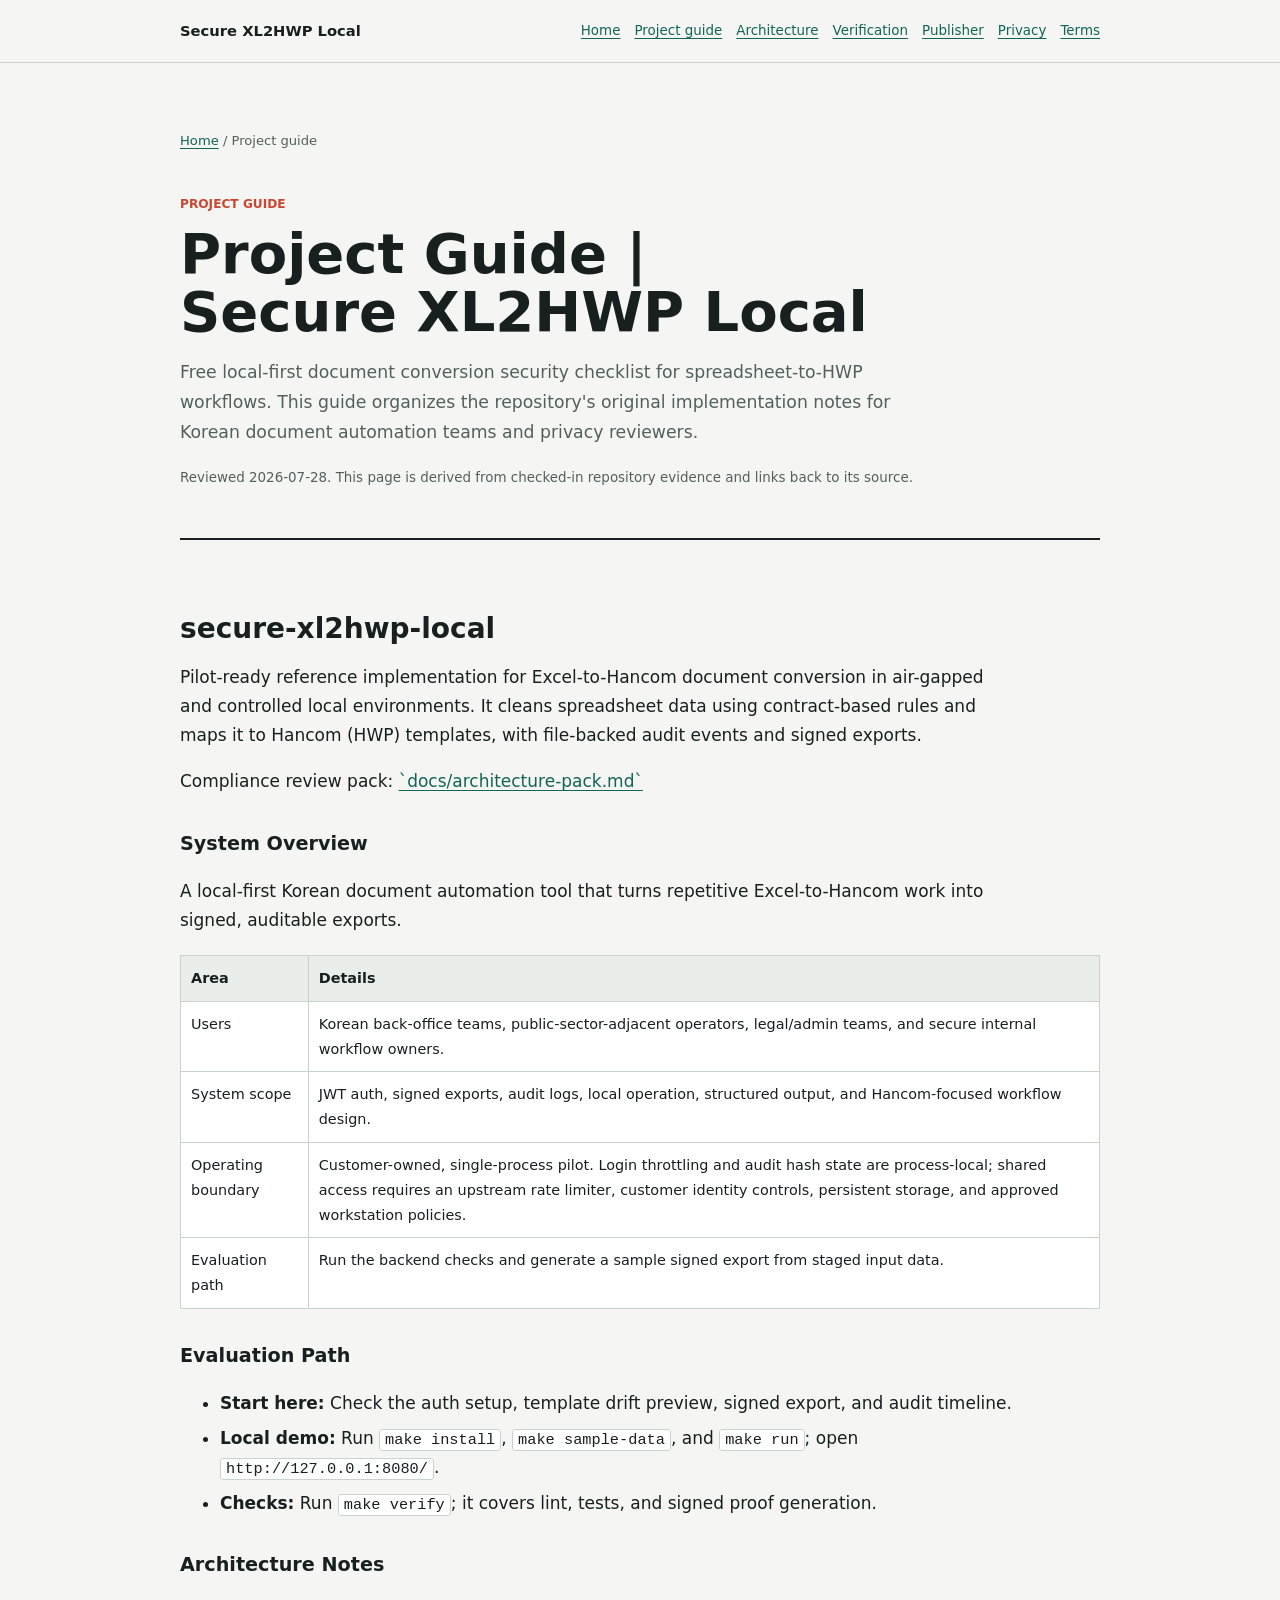
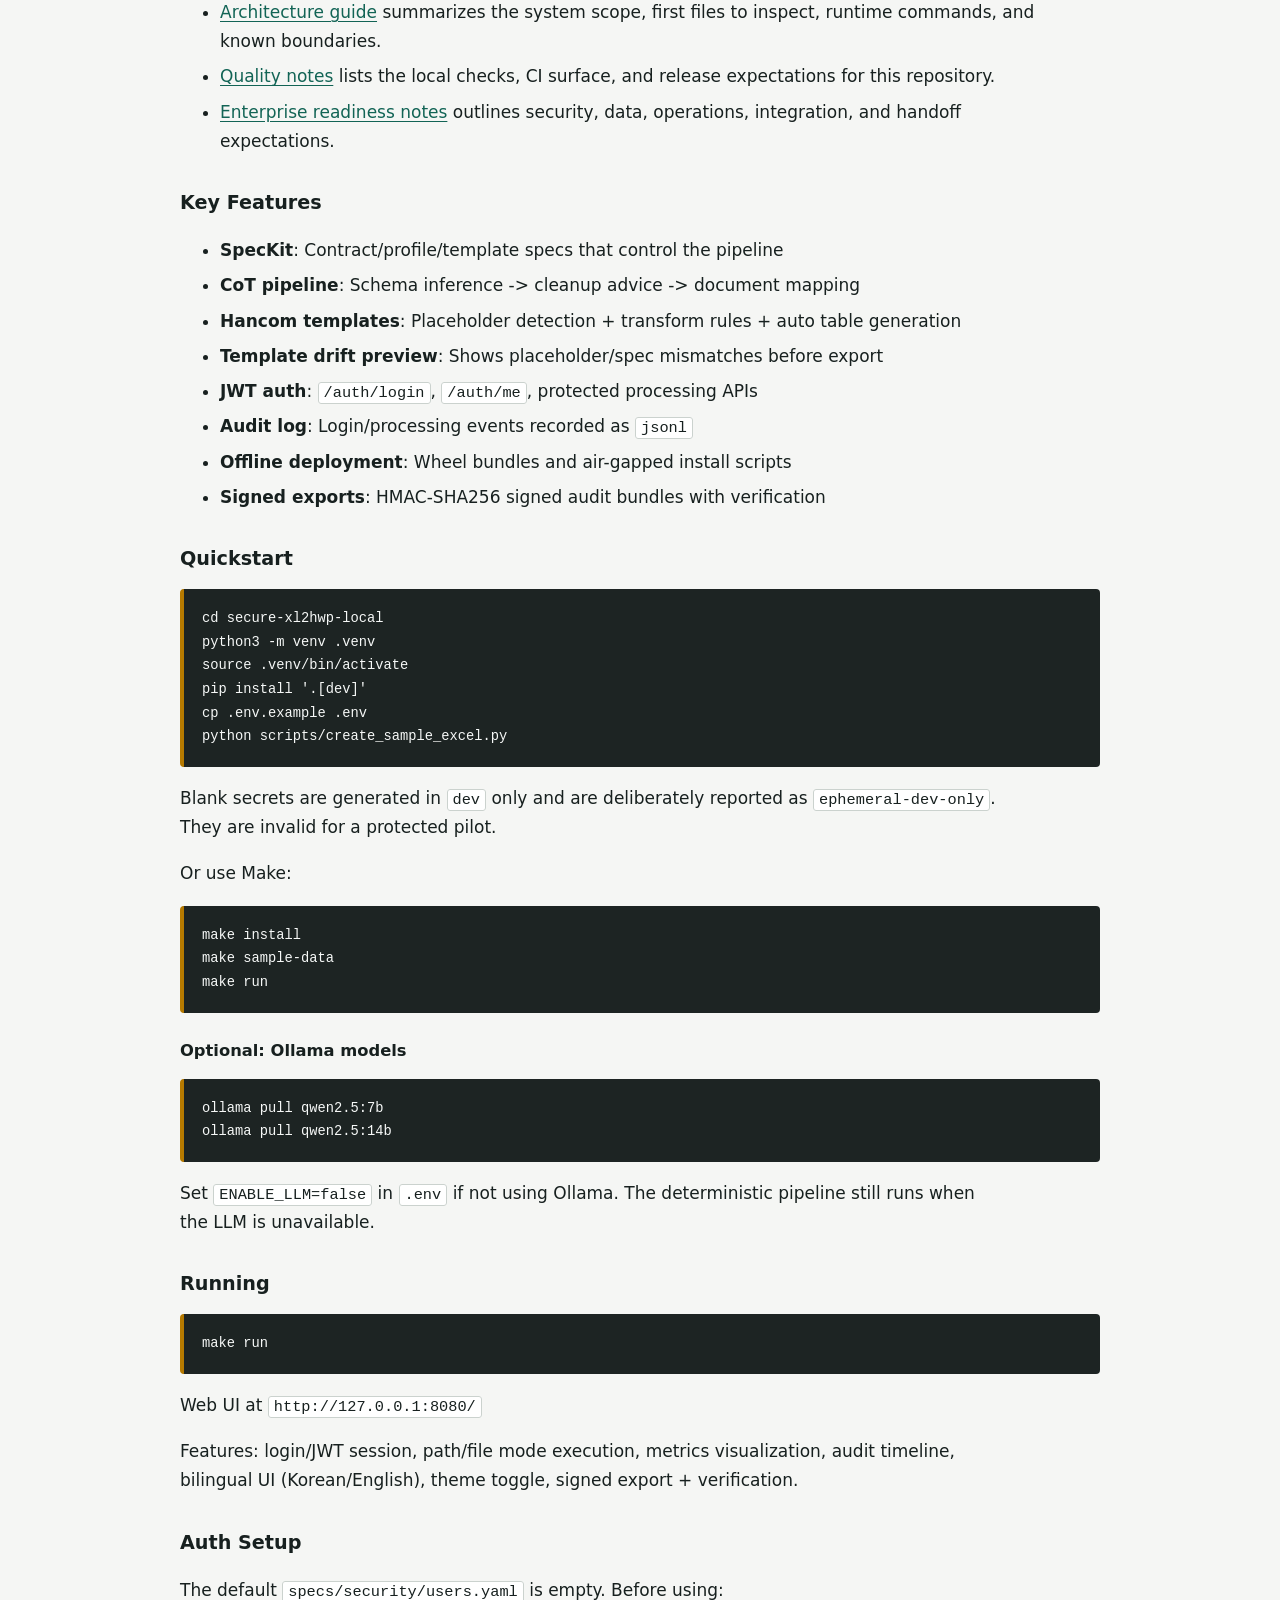
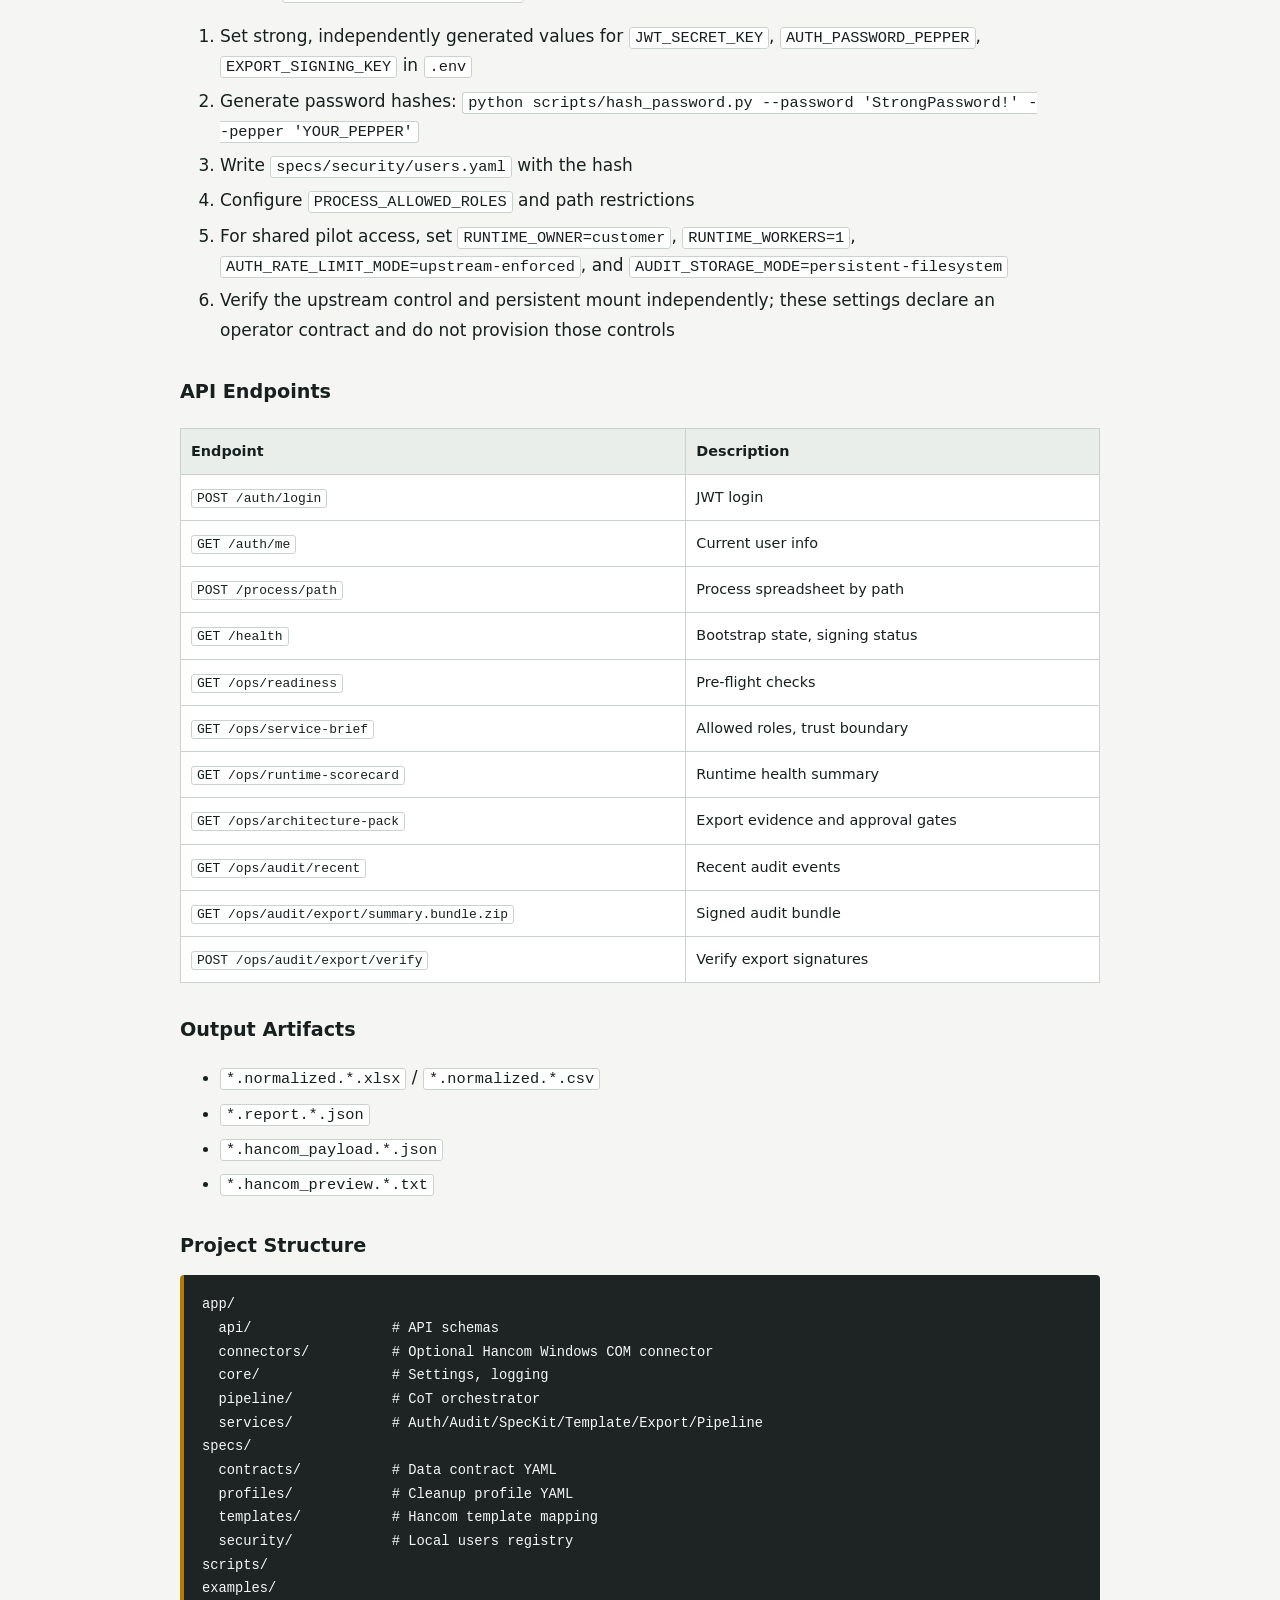
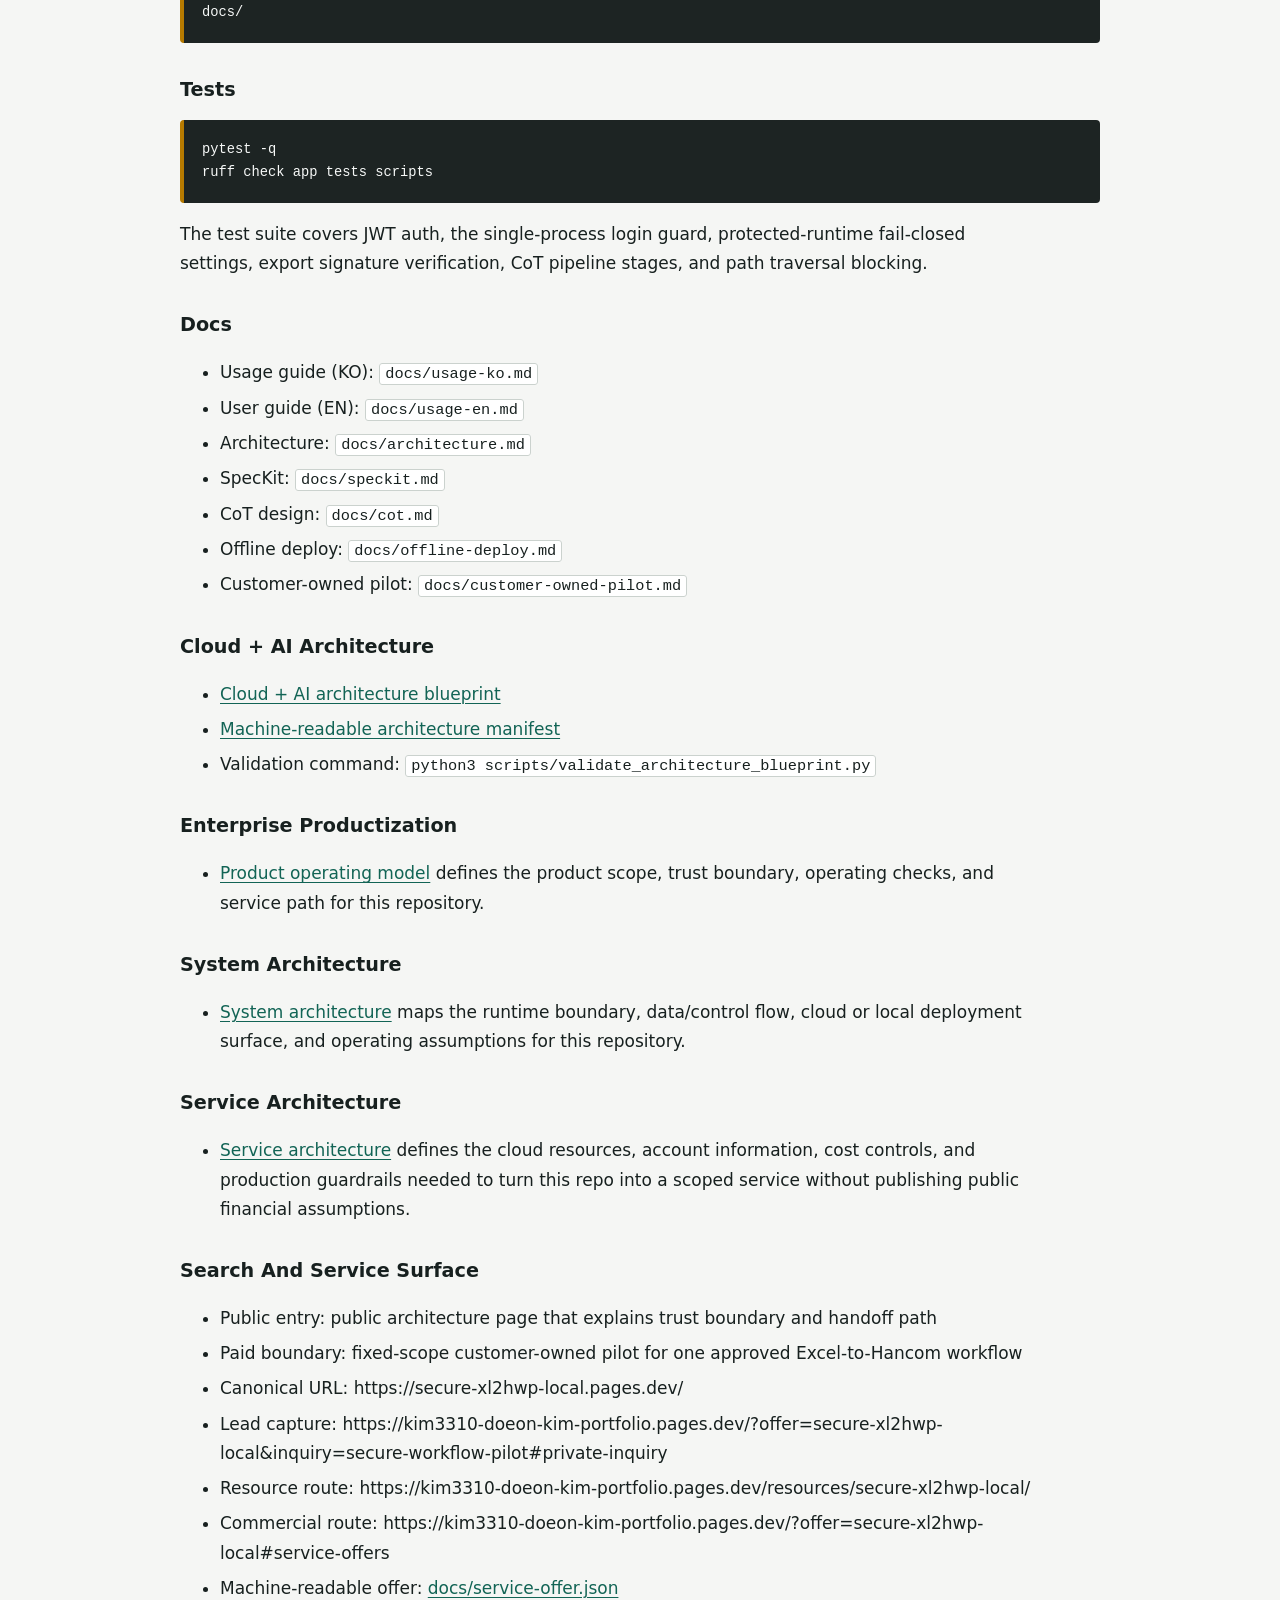
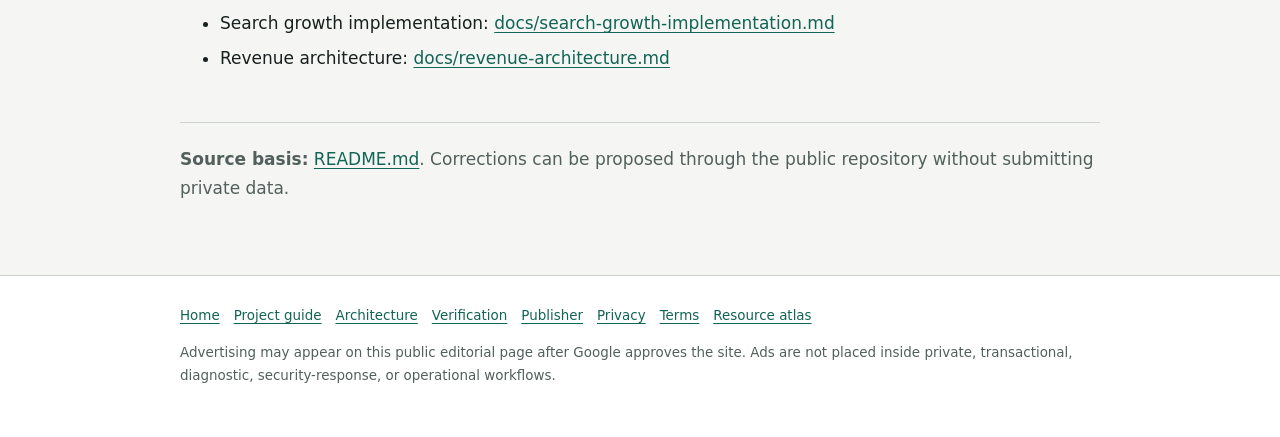
<file: site/guide.html>
<!doctype html>
<html lang="en">
<head>
  <meta charset="utf-8">
  <meta name="viewport" content="width=device-width, initial-scale=1">
  <title>Project Guide | Secure XL2HWP Local</title>
  <meta name="description" content="Free local-first document conversion security checklist for spreadsheet-to-HWP workflows. Source-backed guide for Korean document automation teams and…">
  <meta name="robots" content="index,follow,max-image-preview:large">
  <meta name="google-adsense-account" content="ca-pub-4973160293737562">
  <link rel="canonical" href="https://secure-xl2hwp-local.pages.dev/guide">
  <meta property="og:type" content="article">
  <meta property="og:title" content="Project Guide | Secure XL2HWP Local">
  <meta property="og:description" content="Free local-first document conversion security checklist for spreadsheet-to-HWP workflows. Source-backed guide for Korean document automation teams and privacy reviewers.">
  <meta property="og:url" content="https://secure-xl2hwp-local.pages.dev/guide">
  <script type="application/ld+json">{"@context":"https://schema.org","@type":"TechArticle","headline":"Project Guide | Secure XL2HWP Local","description":"Free local-first document conversion security checklist for spreadsheet-to-HWP workflows. Source-backed guide for Korean document automation teams and privacy reviewers.","url":"https://secure-xl2hwp-local.pages.dev/guide","dateModified":"2026-07-28","author":{"@type":"Person","name":"Doeon Kim","alternateName":"KIM3310","url":"https://github.com/KIM3310","sameAs":["https://kim3310-doeon-kim-portfolio.pages.dev","https://www.linkedin.com/in/doeon-kim-4742a2388"]},"publisher":{"@type":"Person","name":"Doeon Kim","alternateName":"KIM3310","url":"https://kim3310-doeon-kim-portfolio.pages.dev","sameAs":["https://github.com/KIM3310","https://www.linkedin.com/in/doeon-kim-4742a2388"]},"isAccessibleForFree":true}</script>
  <script async src="https://pagead2.googlesyndication.com/pagead/js/adsbygoogle.js?client=ca-pub-4973160293737562" crossorigin="anonymous"></script>
  <style>
    :root { color-scheme: light; --ink: #17201f; --muted: #52605d; --line: #cbd2ce; --paper: #ffffff; --ground: #f5f6f4; --green: #126455; --coral: #c94732; --gold: #b67a00; }
    * { box-sizing: border-box; }
    html { scroll-behavior: smooth; }
    body { margin: 0; background: var(--ground); color: var(--ink); font: 17px/1.72 Inter, ui-sans-serif, system-ui, -apple-system, BlinkMacSystemFont, "Segoe UI", sans-serif; }
    a { color: var(--green); text-underline-offset: 3px; }
    .site-header { border-bottom: 1px solid var(--line); background: rgba(245, 246, 244, .97); }
    .site-nav, .article-shell, .site-footer-inner { width: min(920px, calc(100% - 32px)); margin: 0 auto; }
    .site-nav { min-height: 62px; display: flex; align-items: center; justify-content: space-between; gap: 20px; }
    .site-nav strong { font-size: .92rem; }
    .nav-links { display: flex; flex-wrap: wrap; gap: 14px; font-size: .84rem; }
    .article-shell { padding: 54px 0 72px; }
    .breadcrumbs { color: var(--muted); font-size: .82rem; }
    .article-intro { padding: 28px 0 36px; border-bottom: 2px solid var(--ink); }
    .kicker { color: var(--coral); font-size: .76rem; font-weight: 800; text-transform: uppercase; }
    h1 { margin: 10px 0 16px; max-width: 18ch; font-size: 3.5rem; line-height: 1.04; letter-spacing: 0; overflow-wrap: anywhere; }
    .lede { max-width: 68ch; color: var(--muted); font-size: 1.08rem; }
    .review-note { margin-top: 18px; color: var(--muted); font-size: .84rem; }
    article { padding-top: 24px; }
    article h2 { margin: 42px 0 12px; padding-top: 6px; font-size: 1.75rem; line-height: 1.2; letter-spacing: 0; }
    article h3 { margin: 30px 0 8px; font-size: 1.2rem; letter-spacing: 0; }
    article h4 { margin: 24px 0 6px; font-size: 1.02rem; letter-spacing: 0; }
    article p, article li { max-width: 76ch; }
    article li + li { margin-top: 6px; }
    pre { max-width: 100%; overflow: auto; border-left: 4px solid var(--gold); background: #1d2423; color: #f6f8f7; padding: 18px; border-radius: 4px; font-size: .86rem; }
    code { overflow-wrap: anywhere; }
    :not(pre) > code { border: 1px solid var(--line); background: var(--paper); padding: 1px 5px; border-radius: 3px; font-size: .9em; }
    .table-scroll { overflow-x: auto; margin: 20px 0; }
    table { width: 100%; border-collapse: collapse; background: var(--paper); font-size: .9rem; }
    th, td { border: 1px solid var(--line); padding: 10px; text-align: left; vertical-align: top; }
    th { background: #e9eeeb; }
    .boundary-note { margin: 30px 0 4px; border-left: 4px solid var(--coral); background: var(--paper); padding: 18px; }
    .source-basis { margin-top: 48px; border-top: 1px solid var(--line); padding-top: 22px; color: var(--muted); }
    .site-footer { border-top: 1px solid var(--line); background: var(--paper); }
    .site-footer-inner { padding: 28px 0 44px; color: var(--muted); font-size: .84rem; }
    .site-footer-links { display: flex; flex-wrap: wrap; gap: 14px; margin-bottom: 12px; }
    @media (max-width: 720px) {
      .site-nav { align-items: flex-start; flex-direction: column; padding: 14px 0; }
      .article-shell { padding-top: 32px; }
      h1 { font-size: 2.35rem; }
    }
  </style>
</head>
<body data-ad-surface="editorial">
  <header class="site-header">
    <nav class="site-nav" aria-label="Primary">
      <strong>Secure XL2HWP Local</strong>
      <div class="nav-links"><a href="/">Home</a><a href="/guide">Project guide</a><a href="/architecture">Architecture</a><a href="/verification">Verification</a><a href="/publisher">Publisher</a><a href="/privacy">Privacy</a><a href="/terms">Terms</a></div>
    </nav>
  </header>
  <main class="article-shell">
    <p class="breadcrumbs"><a href="/">Home</a> / Project guide</p>
    <header class="article-intro">
      <div class="kicker">Project guide</div>
      <h1>Project Guide | Secure XL2HWP Local</h1>
      <p class="lede">Free local-first document conversion security checklist for spreadsheet-to-HWP workflows. This guide organizes the repository&#039;s original implementation notes for Korean document automation teams and privacy reviewers.</p>
      <p class="review-note">Reviewed 2026-07-28. This page is derived from checked-in repository evidence and links back to its source.</p>
    </header>

    <article><h2>secure-xl2hwp-local</h2>
<p>Pilot-ready reference implementation for Excel-to-Hancom document conversion in air-gapped and controlled local environments. It cleans spreadsheet data using contract-based rules and maps it to Hancom (HWP) templates, with file-backed audit events and signed exports.</p>
<p>Compliance review pack: <a href="https://github.com/KIM3310/secure-xl2hwp-local/blob/main/docs/architecture-pack.md" rel="noopener">`docs/architecture-pack.md`</a></p>
<h3>System Overview</h3>
<p>A local-first Korean document automation tool that turns repetitive Excel-to-Hancom work into signed, auditable exports.</p>
<div class="table-scroll"><table><thead><tr><th>Area</th><th>Details</th></tr></thead><tbody><tr><td>Users</td><td>Korean back-office teams, public-sector-adjacent operators, legal/admin teams, and secure internal workflow owners.</td></tr><tr><td>System scope</td><td>JWT auth, signed exports, audit logs, local operation, structured output, and Hancom-focused workflow design.</td></tr><tr><td>Operating boundary</td><td>Customer-owned, single-process pilot. Login throttling and audit hash state are process-local; shared access requires an upstream rate limiter, customer identity controls, persistent storage, and approved workstation policies.</td></tr><tr><td>Evaluation path</td><td>Run the backend checks and generate a sample signed export from staged input data.</td></tr></tbody></table></div>
<h3>Evaluation Path</h3>
<ul><li><strong>Start here:</strong> Check the auth setup, template drift preview, signed export, and audit timeline.</li><li><strong>Local demo:</strong> Run <code>make install</code>, <code>make sample-data</code>, and <code>make run</code>; open <code>http://127.0.0.1:8080/</code>.</li><li><strong>Checks:</strong> Run <code>make verify</code>; it covers lint, tests, and signed proof generation.</li></ul>
<h3>Architecture Notes</h3>
<ul><li><a href="https://github.com/KIM3310/secure-xl2hwp-local/blob/main/docs/architecture-evidence-map.md" rel="noopener">Architecture guide</a> summarizes the system scope, first files to inspect, runtime commands, and known boundaries.</li><li><a href="https://github.com/KIM3310/secure-xl2hwp-local/blob/main/docs/quality-gate.md" rel="noopener">Quality notes</a> lists the local checks, CI surface, and release expectations for this repository.</li><li><a href="https://github.com/KIM3310/secure-xl2hwp-local/blob/main/docs/enterprise-readiness.md" rel="noopener">Enterprise readiness notes</a> outlines security, data, operations, integration, and handoff expectations.</li></ul>
<h3>Key Features</h3>
<ul><li><strong>SpecKit</strong>: Contract/profile/template specs that control the pipeline</li><li><strong>CoT pipeline</strong>: Schema inference -&gt; cleanup advice -&gt; document mapping</li><li><strong>Hancom templates</strong>: Placeholder detection + transform rules + auto table generation</li><li><strong>Template drift preview</strong>: Shows placeholder/spec mismatches before export</li><li><strong>JWT auth</strong>: <code>/auth/login</code>, <code>/auth/me</code>, protected processing APIs</li><li><strong>Audit log</strong>: Login/processing events recorded as <code>jsonl</code></li><li><strong>Offline deployment</strong>: Wheel bundles and air-gapped install scripts</li><li><strong>Signed exports</strong>: HMAC-SHA256 signed audit bundles with verification</li></ul>
<h3>Quickstart</h3>
<pre><code>cd secure-xl2hwp-local
python3 -m venv .venv
source .venv/bin/activate
pip install &#039;.[dev]&#039;
cp .env.example .env
python scripts/create_sample_excel.py</code></pre>
<p>Blank secrets are generated in <code>dev</code> only and are deliberately reported as <code>ephemeral-dev-only</code>. They are invalid for a protected pilot.</p>
<p>Or use Make:</p>
<pre><code>make install
make sample-data
make run</code></pre>
<h4>Optional: Ollama models</h4>
<pre><code>ollama pull qwen2.5:7b
ollama pull qwen2.5:14b</code></pre>
<p>Set <code>ENABLE_LLM=false</code> in <code>.env</code> if not using Ollama. The deterministic pipeline still runs when the LLM is unavailable.</p>
<h3>Running</h3>
<pre><code>make run</code></pre>
<p>Web UI at <code>http://127.0.0.1:8080/</code></p>
<p>Features: login/JWT session, path/file mode execution, metrics visualization, audit timeline, bilingual UI (Korean/English), theme toggle, signed export + verification.</p>
<h3>Auth Setup</h3>
<p>The default <code>specs/security/users.yaml</code> is empty. Before using:</p>
<ol><li>Set strong, independently generated values for <code>JWT_SECRET_KEY</code>, <code>AUTH_PASSWORD_PEPPER</code>, <code>EXPORT_SIGNING_KEY</code> in <code>.env</code></li><li>Generate password hashes: <code>python scripts/hash_password.py --password &#039;StrongPassword!&#039; --pepper &#039;YOUR_PEPPER&#039;</code></li><li>Write <code>specs/security/users.yaml</code> with the hash</li><li>Configure <code>PROCESS_ALLOWED_ROLES</code> and path restrictions</li><li>For shared pilot access, set <code>RUNTIME_OWNER=customer</code>, <code>RUNTIME_WORKERS=1</code>, <code>AUTH_RATE_LIMIT_MODE=upstream-enforced</code>, and <code>AUDIT_STORAGE_MODE=persistent-filesystem</code></li><li>Verify the upstream control and persistent mount independently; these settings declare an operator contract and do not provision those controls</li></ol>
<h3>API Endpoints</h3>
<div class="table-scroll"><table><thead><tr><th>Endpoint</th><th>Description</th></tr></thead><tbody><tr><td><code>POST /auth/login</code></td><td>JWT login</td></tr><tr><td><code>GET /auth/me</code></td><td>Current user info</td></tr><tr><td><code>POST /process/path</code></td><td>Process spreadsheet by path</td></tr><tr><td><code>GET /health</code></td><td>Bootstrap state, signing status</td></tr><tr><td><code>GET /ops/readiness</code></td><td>Pre-flight checks</td></tr><tr><td><code>GET /ops/service-brief</code></td><td>Allowed roles, trust boundary</td></tr><tr><td><code>GET /ops/runtime-scorecard</code></td><td>Runtime health summary</td></tr><tr><td><code>GET /ops/architecture-pack</code></td><td>Export evidence and approval gates</td></tr><tr><td><code>GET /ops/audit/recent</code></td><td>Recent audit events</td></tr><tr><td><code>GET /ops/audit/export/summary.bundle.zip</code></td><td>Signed audit bundle</td></tr><tr><td><code>POST /ops/audit/export/verify</code></td><td>Verify export signatures</td></tr></tbody></table></div>
<h3>Output Artifacts</h3>
<ul><li><code>*.normalized.*.xlsx</code> / <code>*.normalized.*.csv</code></li><li><code>*.report.*.json</code></li><li><code>*.hancom_payload.*.json</code></li><li><code>*.hancom_preview.*.txt</code></li></ul>
<h3>Project Structure</h3>
<pre><code>app/
  api/                 # API schemas
  connectors/          # Optional Hancom Windows COM connector
  core/                # Settings, logging
  pipeline/            # CoT orchestrator
  services/            # Auth/Audit/SpecKit/Template/Export/Pipeline
specs/
  contracts/           # Data contract YAML
  profiles/            # Cleanup profile YAML
  templates/           # Hancom template mapping
  security/            # Local users registry
scripts/
examples/
docs/</code></pre>
<h3>Tests</h3>
<pre><code>pytest -q
ruff check app tests scripts</code></pre>
<p>The test suite covers JWT auth, the single-process login guard, protected-runtime fail-closed settings, export signature verification, CoT pipeline stages, and path traversal blocking.</p>
<h3>Docs</h3>
<ul><li>Usage guide (KO): <code>docs/usage-ko.md</code></li><li>User guide (EN): <code>docs/usage-en.md</code></li><li>Architecture: <code>docs/architecture.md</code></li><li>SpecKit: <code>docs/speckit.md</code></li><li>CoT design: <code>docs/cot.md</code></li><li>Offline deploy: <code>docs/offline-deploy.md</code></li><li>Customer-owned pilot: <code>docs/customer-owned-pilot.md</code></li></ul>
<h3>Cloud + AI Architecture</h3>
<ul><li><a href="https://github.com/KIM3310/secure-xl2hwp-local/blob/main/docs/cloud-ai-architecture.md" rel="noopener">Cloud + AI architecture blueprint</a></li><li><a href="https://github.com/KIM3310/secure-xl2hwp-local/blob/main/docs/architecture/blueprint.json" rel="noopener">Machine-readable architecture manifest</a></li><li>Validation command: <code>python3 scripts/validate_architecture_blueprint.py</code></li></ul>
<h3>Enterprise Productization</h3>
<ul><li><a href="https://github.com/KIM3310/secure-xl2hwp-local/blob/main/docs/product-operating-model.md" rel="noopener">Product operating model</a> defines the product scope, trust boundary, operating checks, and service path for this repository.</li></ul>
<h3>System Architecture</h3>
<ul><li><a href="https://github.com/KIM3310/secure-xl2hwp-local/blob/main/docs/system-architecture.md" rel="noopener">System architecture</a> maps the runtime boundary, data/control flow, cloud or local deployment surface, and operating assumptions for this repository.</li></ul>
<h3>Service Architecture</h3>
<ul><li><a href="https://github.com/KIM3310/secure-xl2hwp-local/blob/main/docs/service-architecture.md" rel="noopener">Service architecture</a> defines the cloud resources, account information, cost controls, and production guardrails needed to turn this repo into a scoped service without publishing public financial assumptions.</li></ul>
<h3>Search And Service Surface</h3>
<ul><li>Public entry: public architecture page that explains trust boundary and handoff path</li><li>Paid boundary: fixed-scope customer-owned pilot for one approved Excel-to-Hancom workflow</li><li>Canonical URL: https://secure-xl2hwp-local.pages.dev/</li><li>Lead capture: https://kim3310-doeon-kim-portfolio.pages.dev/?offer=secure-xl2hwp-local&amp;inquiry=secure-workflow-pilot#private-inquiry</li><li>Resource route: https://kim3310-doeon-kim-portfolio.pages.dev/resources/secure-xl2hwp-local/</li><li>Commercial route: https://kim3310-doeon-kim-portfolio.pages.dev/?offer=secure-xl2hwp-local#service-offers</li><li>Machine-readable offer: <a href="https://github.com/KIM3310/secure-xl2hwp-local/blob/main/docs/service-offer.json" rel="noopener">docs/service-offer.json</a></li><li>Search growth implementation: <a href="https://github.com/KIM3310/secure-xl2hwp-local/blob/main/docs/search-growth-implementation.md" rel="noopener">docs/search-growth-implementation.md</a></li><li>Revenue architecture: <a href="https://github.com/KIM3310/secure-xl2hwp-local/blob/main/docs/revenue-architecture.md" rel="noopener">docs/revenue-architecture.md</a></li></ul></article>
    <aside class="source-basis">
      <strong>Source basis:</strong> <a href="https://github.com/KIM3310/secure-xl2hwp-local/blob/main/README.md" rel="noopener">README.md</a>. Corrections can be proposed through the public repository without submitting private data.
    </aside>
  </main>
  <footer class="site-footer">
    <div class="site-footer-inner">
      <div class="site-footer-links"><a href="/">Home</a><a href="/guide">Project guide</a><a href="/architecture">Architecture</a><a href="/verification">Verification</a><a href="/publisher">Publisher</a><a href="/privacy">Privacy</a><a href="/terms">Terms</a><a href="https://kim3310-doeon-kim-portfolio.pages.dev/">Resource atlas</a></div>
      <p>Advertising may appear on this public editorial page after Google approves the site. Ads are not placed inside private, transactional, diagnostic, security-response, or operational workflows.</p>
    </div>
  </footer>
</body>
</html>
</file>
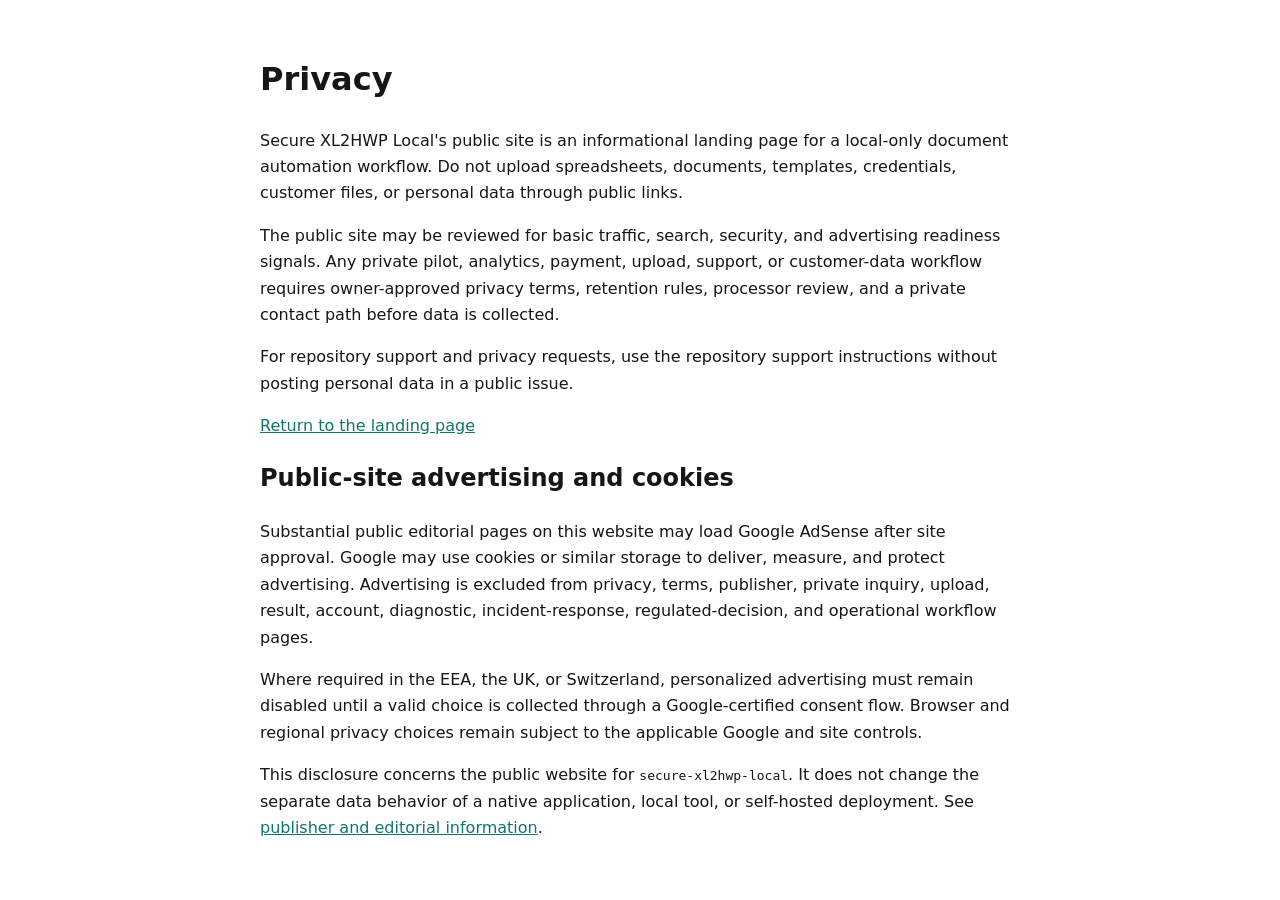
<file: site/privacy.html>
<!doctype html>
<html lang="en">
<head>
  <meta charset="utf-8" />
  <meta name="viewport" content="width=device-width, initial-scale=1" />
  <meta name="robots" content="index,follow" />
  <link rel="canonical" href="https://secure-xl2hwp-local.pages.dev/privacy" />
  <title>Privacy | Secure XL2HWP Local</title>
  <style>body{max-width:760px;margin:0 auto;padding:32px 20px;font-family:system-ui,sans-serif;line-height:1.65;color:#14161a}a{color:#0f766e}</style>
  <meta name="google-adsense-account" content="ca-pub-4973160293737562">
</head>
<body>
  <main>
    <h1>Privacy</h1>
    <p>Secure XL2HWP Local's public site is an informational landing page for a local-only document automation workflow. Do not upload spreadsheets, documents, templates, credentials, customer files, or personal data through public links.</p>
    <p>The public site may be reviewed for basic traffic, search, security, and advertising readiness signals. Any private pilot, analytics, payment, upload, support, or customer-data workflow requires owner-approved privacy terms, retention rules, processor review, and a private contact path before data is collected.</p>
    <p>For repository support and privacy requests, use the repository support instructions without posting personal data in a public issue.</p>
    <p><a href="/">Return to the landing page</a></p>
<!-- adsense-privacy-disclosure:start -->
<section id="advertising-and-cookies">
  <h2>Public-site advertising and cookies</h2>
  <p>Substantial public editorial pages on this website may load Google AdSense after site approval. Google may use cookies or similar storage to deliver, measure, and protect advertising. Advertising is excluded from privacy, terms, publisher, private inquiry, upload, result, account, diagnostic, incident-response, regulated-decision, and operational workflow pages.</p>
  <p>Where required in the EEA, the UK, or Switzerland, personalized advertising must remain disabled until a valid choice is collected through a Google-certified consent flow. Browser and regional privacy choices remain subject to the applicable Google and site controls.</p>
  <p>This disclosure concerns the public website for <code>secure-xl2hwp-local</code>. It does not change the separate data behavior of a native application, local tool, or self-hosted deployment. See <a href="/publisher">publisher and editorial information</a>.</p>
</section>
<!-- adsense-privacy-disclosure:end -->
</main>
</body>
</html>
</file>
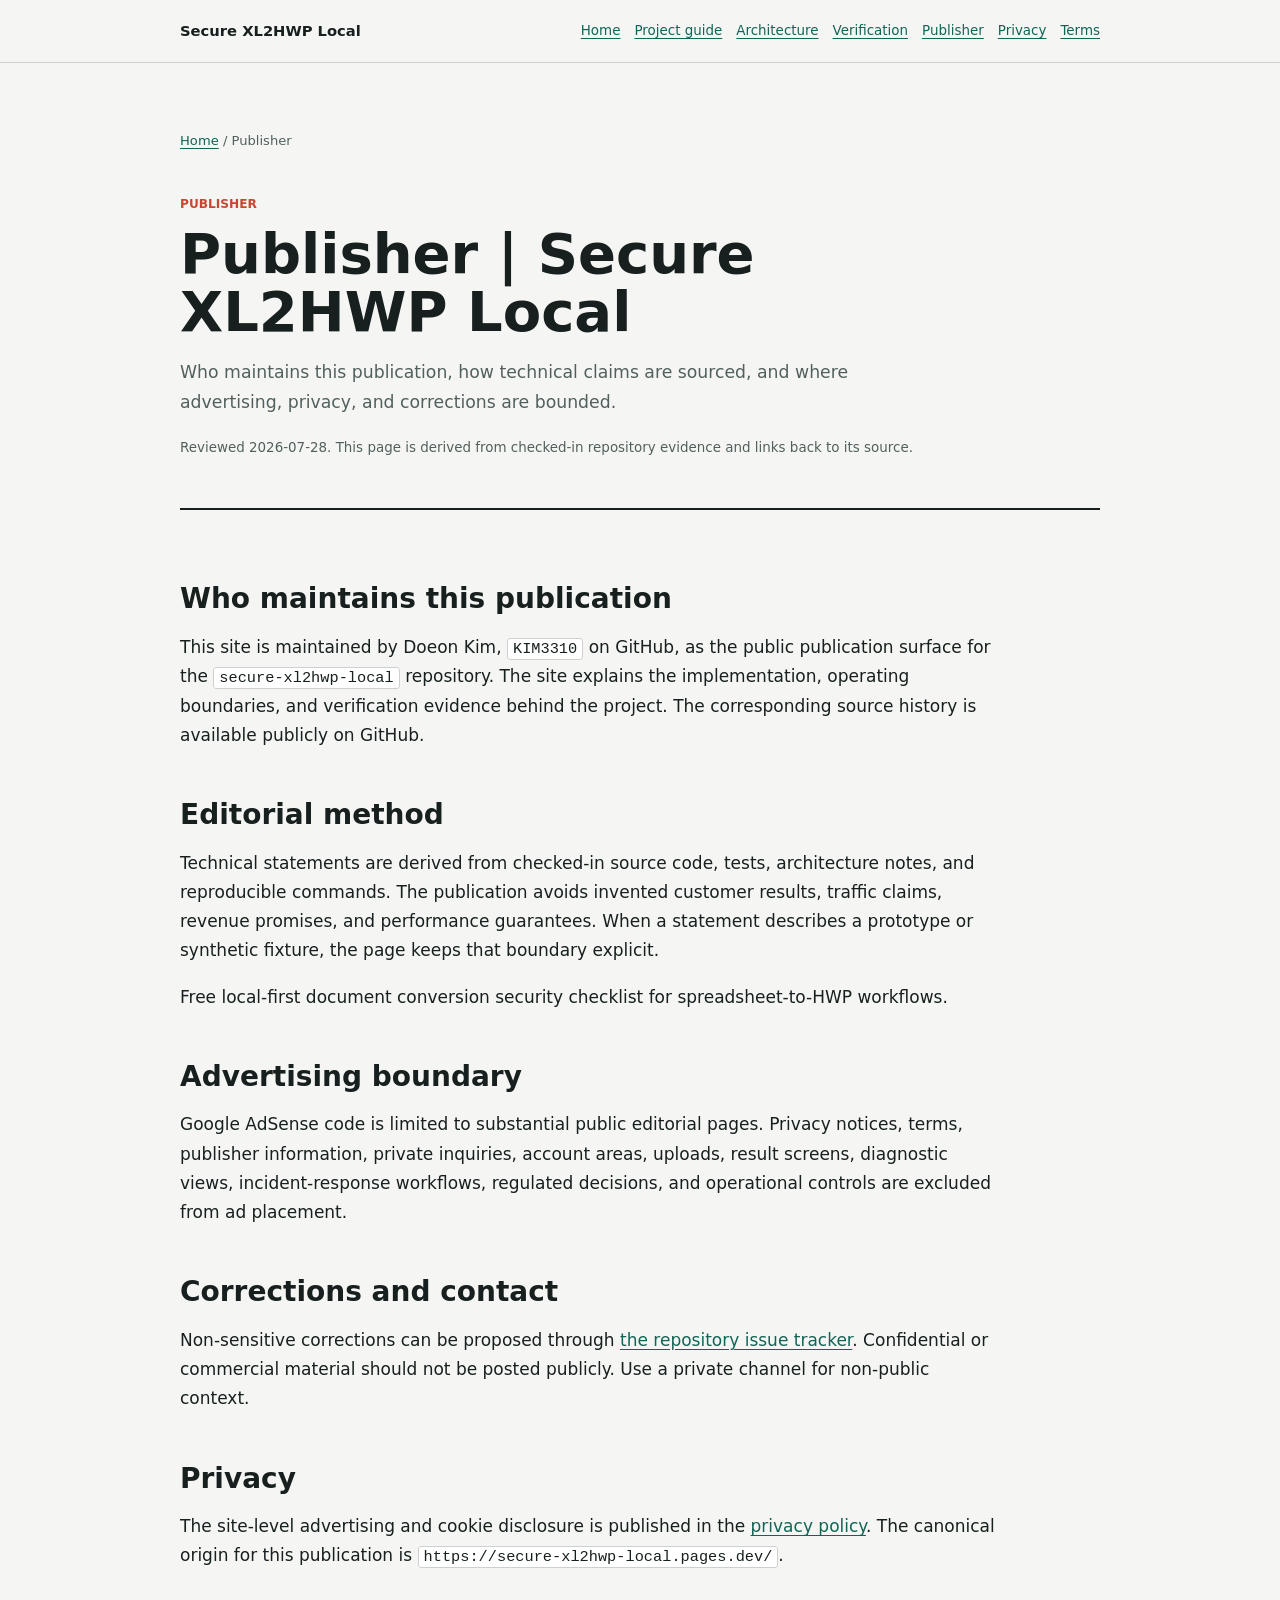
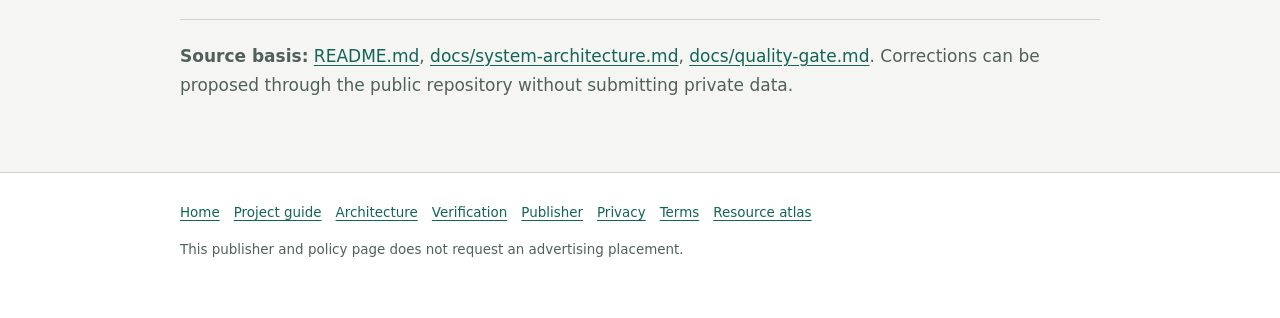
<file: site/publisher.html>
<!doctype html>
<html lang="en">
<head>
  <meta charset="utf-8">
  <meta name="viewport" content="width=device-width, initial-scale=1">
  <title>Publisher | Secure XL2HWP Local</title>
  <meta name="description" content="Publisher identity, editorial method, corrections, privacy, and advertising boundaries for Secure XL2HWP Local.">
  <meta name="robots" content="index,follow,max-image-preview:large">
  <meta name="google-adsense-account" content="ca-pub-4973160293737562">
  <link rel="canonical" href="https://secure-xl2hwp-local.pages.dev/publisher">
  <meta property="og:type" content="article">
  <meta property="og:title" content="Publisher | Secure XL2HWP Local">
  <meta property="og:description" content="Publisher identity, editorial method, corrections, privacy, and advertising boundaries for Secure XL2HWP Local.">
  <meta property="og:url" content="https://secure-xl2hwp-local.pages.dev/publisher">
  <script type="application/ld+json">{"@context":"https://schema.org","@type":"AboutPage","headline":"Publisher | Secure XL2HWP Local","description":"Publisher identity, editorial method, corrections, privacy, and advertising boundaries for Secure XL2HWP Local.","url":"https://secure-xl2hwp-local.pages.dev/publisher","dateModified":"2026-07-28","author":{"@type":"Person","name":"Doeon Kim","alternateName":"KIM3310","url":"https://github.com/KIM3310","sameAs":["https://kim3310-doeon-kim-portfolio.pages.dev","https://www.linkedin.com/in/doeon-kim-4742a2388"]},"publisher":{"@type":"Person","name":"Doeon Kim","alternateName":"KIM3310","url":"https://kim3310-doeon-kim-portfolio.pages.dev","sameAs":["https://github.com/KIM3310","https://www.linkedin.com/in/doeon-kim-4742a2388"]},"isAccessibleForFree":true}</script>
  <style>
    :root { color-scheme: light; --ink: #17201f; --muted: #52605d; --line: #cbd2ce; --paper: #ffffff; --ground: #f5f6f4; --green: #126455; --coral: #c94732; --gold: #b67a00; }
    * { box-sizing: border-box; }
    html { scroll-behavior: smooth; }
    body { margin: 0; background: var(--ground); color: var(--ink); font: 17px/1.72 Inter, ui-sans-serif, system-ui, -apple-system, BlinkMacSystemFont, "Segoe UI", sans-serif; }
    a { color: var(--green); text-underline-offset: 3px; }
    .site-header { border-bottom: 1px solid var(--line); background: rgba(245, 246, 244, .97); }
    .site-nav, .article-shell, .site-footer-inner { width: min(920px, calc(100% - 32px)); margin: 0 auto; }
    .site-nav { min-height: 62px; display: flex; align-items: center; justify-content: space-between; gap: 20px; }
    .site-nav strong { font-size: .92rem; }
    .nav-links { display: flex; flex-wrap: wrap; gap: 14px; font-size: .84rem; }
    .article-shell { padding: 54px 0 72px; }
    .breadcrumbs { color: var(--muted); font-size: .82rem; }
    .article-intro { padding: 28px 0 36px; border-bottom: 2px solid var(--ink); }
    .kicker { color: var(--coral); font-size: .76rem; font-weight: 800; text-transform: uppercase; }
    h1 { margin: 10px 0 16px; max-width: 18ch; font-size: 3.5rem; line-height: 1.04; letter-spacing: 0; overflow-wrap: anywhere; }
    .lede { max-width: 68ch; color: var(--muted); font-size: 1.08rem; }
    .review-note { margin-top: 18px; color: var(--muted); font-size: .84rem; }
    article { padding-top: 24px; }
    article h2 { margin: 42px 0 12px; padding-top: 6px; font-size: 1.75rem; line-height: 1.2; letter-spacing: 0; }
    article h3 { margin: 30px 0 8px; font-size: 1.2rem; letter-spacing: 0; }
    article h4 { margin: 24px 0 6px; font-size: 1.02rem; letter-spacing: 0; }
    article p, article li { max-width: 76ch; }
    article li + li { margin-top: 6px; }
    pre { max-width: 100%; overflow: auto; border-left: 4px solid var(--gold); background: #1d2423; color: #f6f8f7; padding: 18px; border-radius: 4px; font-size: .86rem; }
    code { overflow-wrap: anywhere; }
    :not(pre) > code { border: 1px solid var(--line); background: var(--paper); padding: 1px 5px; border-radius: 3px; font-size: .9em; }
    .table-scroll { overflow-x: auto; margin: 20px 0; }
    table { width: 100%; border-collapse: collapse; background: var(--paper); font-size: .9rem; }
    th, td { border: 1px solid var(--line); padding: 10px; text-align: left; vertical-align: top; }
    th { background: #e9eeeb; }
    .boundary-note { margin: 30px 0 4px; border-left: 4px solid var(--coral); background: var(--paper); padding: 18px; }
    .source-basis { margin-top: 48px; border-top: 1px solid var(--line); padding-top: 22px; color: var(--muted); }
    .site-footer { border-top: 1px solid var(--line); background: var(--paper); }
    .site-footer-inner { padding: 28px 0 44px; color: var(--muted); font-size: .84rem; }
    .site-footer-links { display: flex; flex-wrap: wrap; gap: 14px; margin-bottom: 12px; }
    @media (max-width: 720px) {
      .site-nav { align-items: flex-start; flex-direction: column; padding: 14px 0; }
      .article-shell { padding-top: 32px; }
      h1 { font-size: 2.35rem; }
    }
  </style>
</head>
<body data-ad-surface="none">
  <header class="site-header">
    <nav class="site-nav" aria-label="Primary">
      <strong>Secure XL2HWP Local</strong>
      <div class="nav-links"><a href="/">Home</a><a href="/guide">Project guide</a><a href="/architecture">Architecture</a><a href="/verification">Verification</a><a href="/publisher">Publisher</a><a href="/privacy">Privacy</a><a href="/terms">Terms</a></div>
    </nav>
  </header>
  <main class="article-shell">
    <p class="breadcrumbs"><a href="/">Home</a> / Publisher</p>
    <header class="article-intro">
      <div class="kicker">Publisher</div>
      <h1>Publisher | Secure XL2HWP Local</h1>
      <p class="lede">Who maintains this publication, how technical claims are sourced, and where advertising, privacy, and corrections are bounded.</p>
      <p class="review-note">Reviewed 2026-07-28. This page is derived from checked-in repository evidence and links back to its source.</p>
    </header>

    <article>
    <h2>Who maintains this publication</h2>
    <p>This site is maintained by Doeon Kim, <code>KIM3310</code> on GitHub, as the public publication surface for the <code>secure-xl2hwp-local</code> repository. The site explains the implementation, operating boundaries, and verification evidence behind the project. The corresponding source history is available publicly on GitHub.</p>
    <h2>Editorial method</h2>
    <p>Technical statements are derived from checked-in source code, tests, architecture notes, and reproducible commands. The publication avoids invented customer results, traffic claims, revenue promises, and performance guarantees. When a statement describes a prototype or synthetic fixture, the page keeps that boundary explicit.</p>
    <p>Free local-first document conversion security checklist for spreadsheet-to-HWP workflows.</p>
    <h2>Advertising boundary</h2>
    <p>Google AdSense code is limited to substantial public editorial pages. Privacy notices, terms, publisher information, private inquiries, account areas, uploads, result screens, diagnostic views, incident-response workflows, regulated decisions, and operational controls are excluded from ad placement.</p>
    <h2>Corrections and contact</h2>
    <p>Non-sensitive corrections can be proposed through <a href="https://github.com/KIM3310/secure-xl2hwp-local/issues" rel="noopener">the repository issue tracker</a>. Confidential or commercial material should not be posted publicly. Use a private channel for non-public context.</p>
    <h2>Privacy</h2>
    <p>The site-level advertising and cookie disclosure is published in the <a href="/privacy">privacy policy</a>. The canonical origin for this publication is <code>https://secure-xl2hwp-local.pages.dev/</code>.</p>
  </article>
    <aside class="source-basis">
      <strong>Source basis:</strong> <a href="https://github.com/KIM3310/secure-xl2hwp-local/blob/main/README.md" rel="noopener">README.md</a>, <a href="https://github.com/KIM3310/secure-xl2hwp-local/blob/main/docs/system-architecture.md" rel="noopener">docs/system-architecture.md</a>, <a href="https://github.com/KIM3310/secure-xl2hwp-local/blob/main/docs/quality-gate.md" rel="noopener">docs/quality-gate.md</a>. Corrections can be proposed through the public repository without submitting private data.
    </aside>
  </main>
  <footer class="site-footer">
    <div class="site-footer-inner">
      <div class="site-footer-links"><a href="/">Home</a><a href="/guide">Project guide</a><a href="/architecture">Architecture</a><a href="/verification">Verification</a><a href="/publisher">Publisher</a><a href="/privacy">Privacy</a><a href="/terms">Terms</a><a href="https://kim3310-doeon-kim-portfolio.pages.dev/">Resource atlas</a></div>
      <p>This publisher and policy page does not request an advertising placement.</p>
    </div>
  </footer>
</body>
</html>
</file>
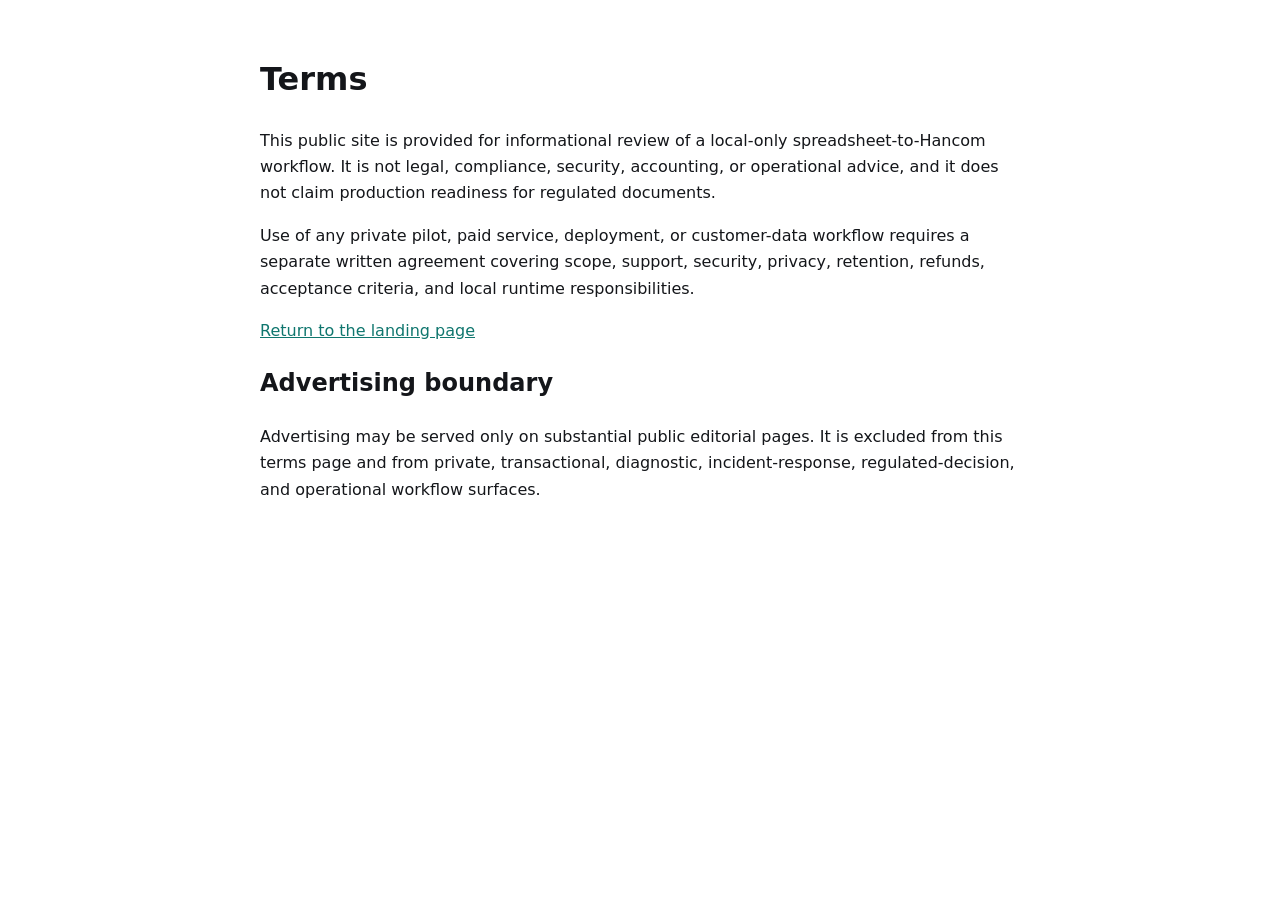
<file: site/terms.html>
<!doctype html>
<html lang="en">
<head>
  <meta charset="utf-8" />
  <meta name="viewport" content="width=device-width, initial-scale=1" />
  <meta name="robots" content="index,follow" />
  <link rel="canonical" href="https://secure-xl2hwp-local.pages.dev/terms" />
  <title>Terms | Secure XL2HWP Local</title>
  <style>body{max-width:760px;margin:0 auto;padding:32px 20px;font-family:system-ui,sans-serif;line-height:1.65;color:#14161a}a{color:#0f766e}</style>
  <meta name="google-adsense-account" content="ca-pub-4973160293737562">
</head>
<body>
  <main>
    <h1>Terms</h1>
    <p>This public site is provided for informational review of a local-only spreadsheet-to-Hancom workflow. It is not legal, compliance, security, accounting, or operational advice, and it does not claim production readiness for regulated documents.</p>
    <p>Use of any private pilot, paid service, deployment, or customer-data workflow requires a separate written agreement covering scope, support, security, privacy, retention, refunds, acceptance criteria, and local runtime responsibilities.</p>
    <p><a href="/">Return to the landing page</a></p>
<!-- adsense-privacy-disclosure:start -->
<section id="advertising-boundary">
  <h2>Advertising boundary</h2>
  <p>Advertising may be served only on substantial public editorial pages. It is excluded from this terms page and from private, transactional, diagnostic, incident-response, regulated-decision, and operational workflow surfaces.</p>
</section>
<!-- adsense-privacy-disclosure:end -->
</main>
</body>
</html>
</file>
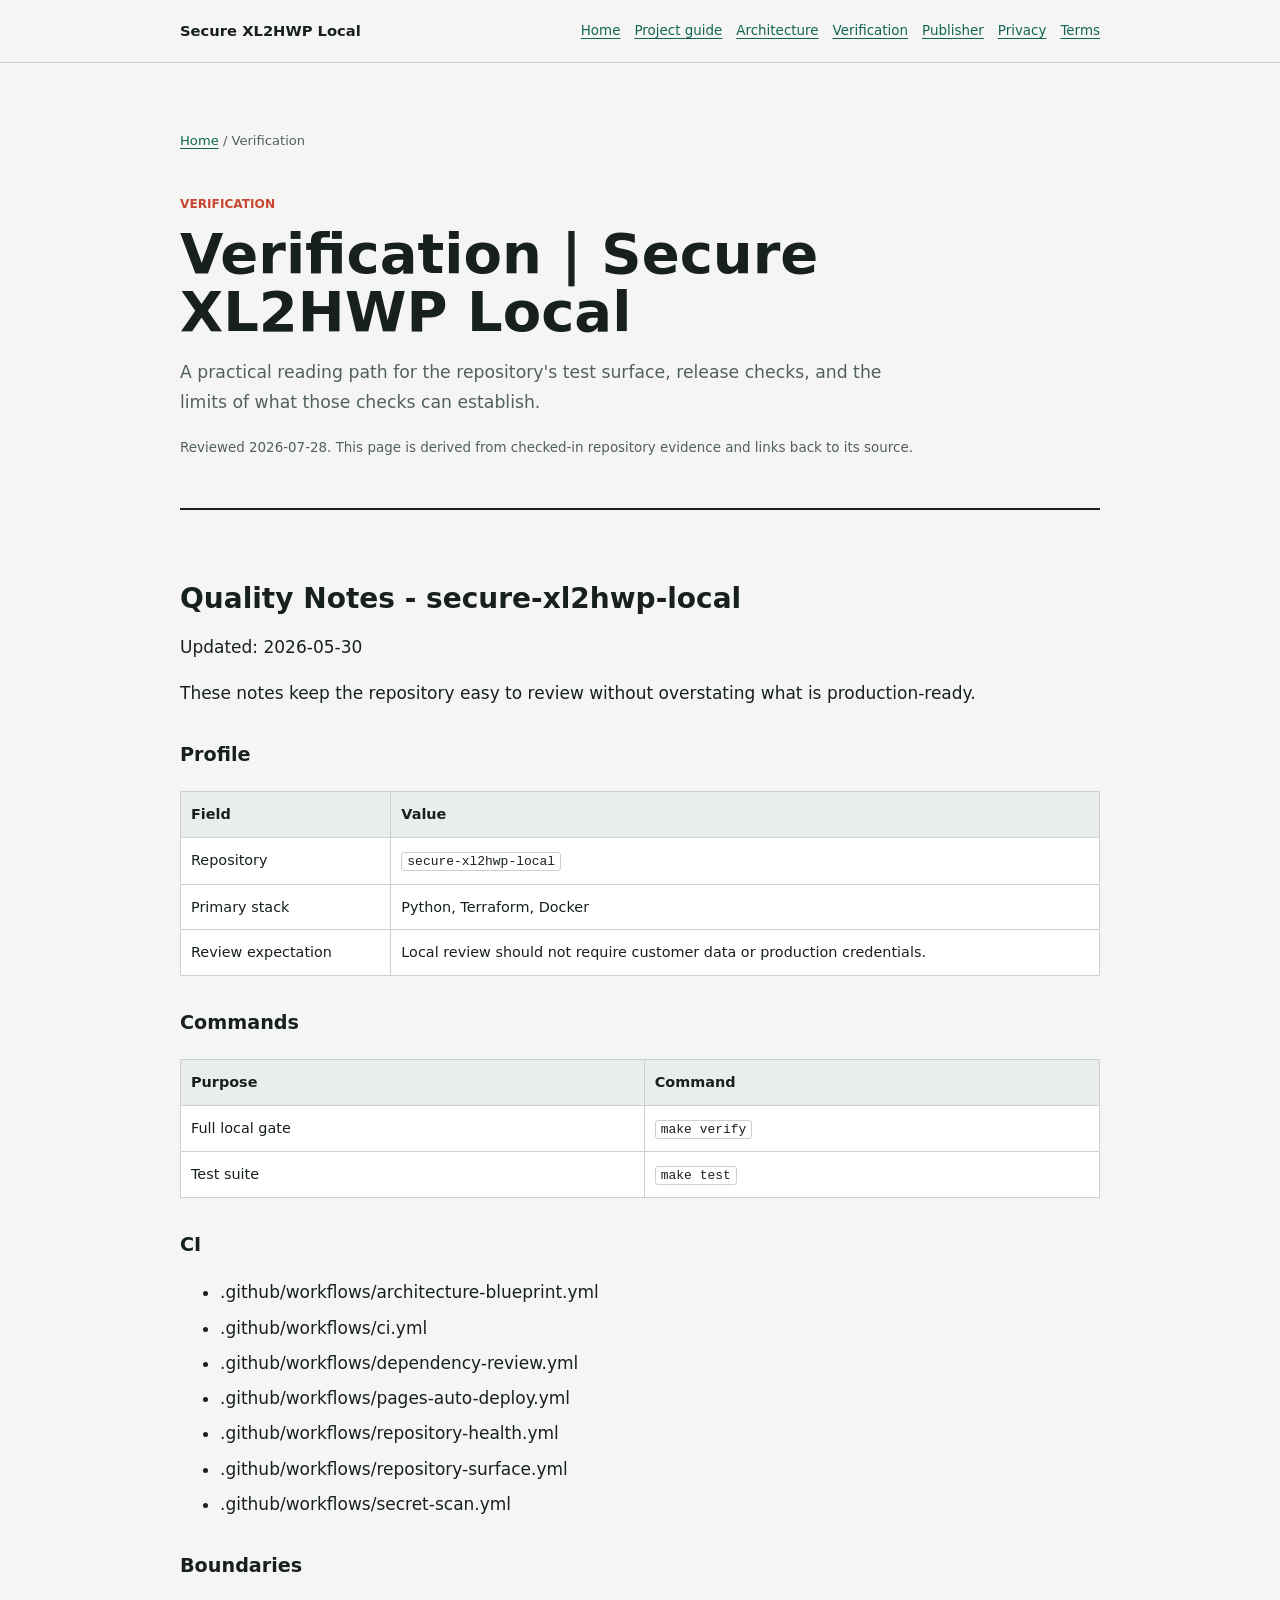
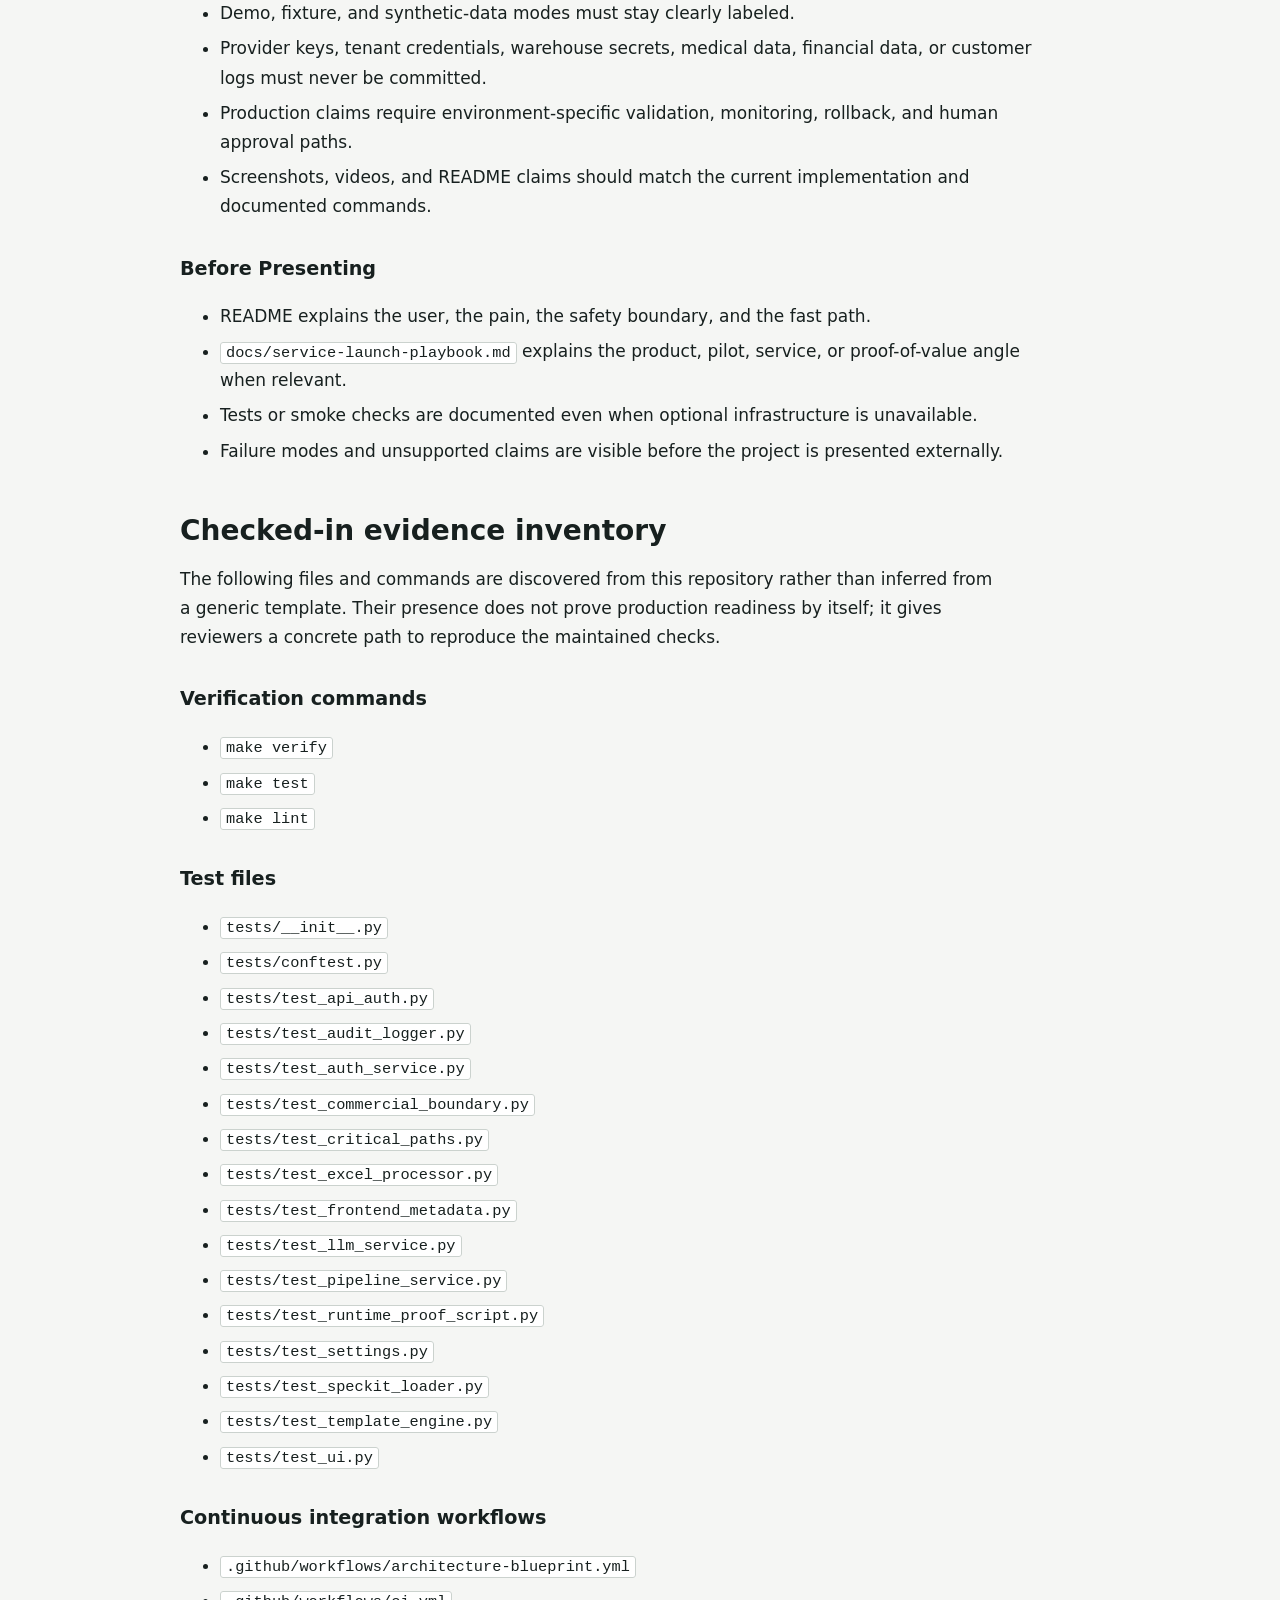
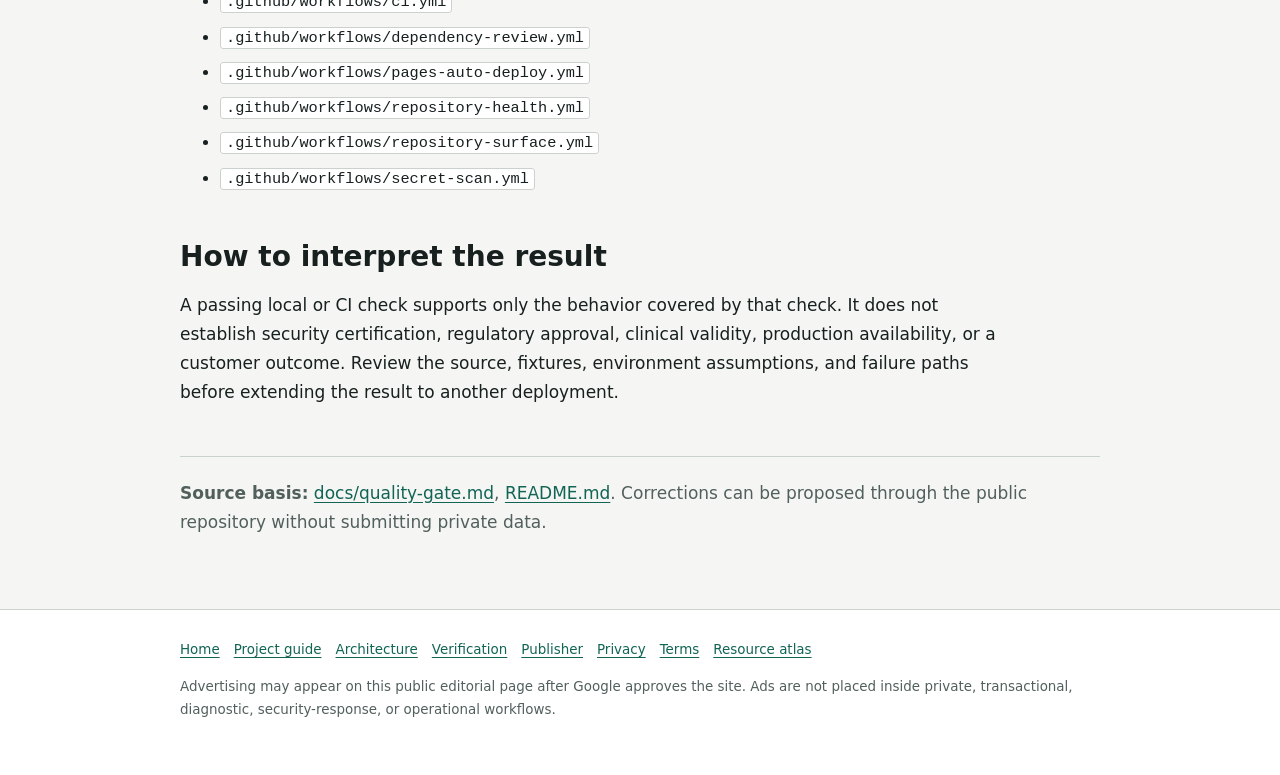
<file: site/verification.html>
<!doctype html>
<html lang="en">
<head>
  <meta charset="utf-8">
  <meta name="viewport" content="width=device-width, initial-scale=1">
  <title>Verification | Secure XL2HWP Local</title>
  <meta name="description" content="Reproducible tests, quality gates, CI files, and evidence limits for Secure XL2HWP Local.">
  <meta name="robots" content="index,follow,max-image-preview:large">
  <meta name="google-adsense-account" content="ca-pub-4973160293737562">
  <link rel="canonical" href="https://secure-xl2hwp-local.pages.dev/verification">
  <meta property="og:type" content="article">
  <meta property="og:title" content="Verification | Secure XL2HWP Local">
  <meta property="og:description" content="Reproducible tests, quality gates, CI files, and evidence limits for Secure XL2HWP Local.">
  <meta property="og:url" content="https://secure-xl2hwp-local.pages.dev/verification">
  <script type="application/ld+json">{"@context":"https://schema.org","@type":"TechArticle","headline":"Verification | Secure XL2HWP Local","description":"Reproducible tests, quality gates, CI files, and evidence limits for Secure XL2HWP Local.","url":"https://secure-xl2hwp-local.pages.dev/verification","dateModified":"2026-07-28","author":{"@type":"Person","name":"Doeon Kim","alternateName":"KIM3310","url":"https://github.com/KIM3310","sameAs":["https://kim3310-doeon-kim-portfolio.pages.dev","https://www.linkedin.com/in/doeon-kim-4742a2388"]},"publisher":{"@type":"Person","name":"Doeon Kim","alternateName":"KIM3310","url":"https://kim3310-doeon-kim-portfolio.pages.dev","sameAs":["https://github.com/KIM3310","https://www.linkedin.com/in/doeon-kim-4742a2388"]},"isAccessibleForFree":true}</script>
  <script async src="https://pagead2.googlesyndication.com/pagead/js/adsbygoogle.js?client=ca-pub-4973160293737562" crossorigin="anonymous"></script>
  <style>
    :root { color-scheme: light; --ink: #17201f; --muted: #52605d; --line: #cbd2ce; --paper: #ffffff; --ground: #f5f6f4; --green: #126455; --coral: #c94732; --gold: #b67a00; }
    * { box-sizing: border-box; }
    html { scroll-behavior: smooth; }
    body { margin: 0; background: var(--ground); color: var(--ink); font: 17px/1.72 Inter, ui-sans-serif, system-ui, -apple-system, BlinkMacSystemFont, "Segoe UI", sans-serif; }
    a { color: var(--green); text-underline-offset: 3px; }
    .site-header { border-bottom: 1px solid var(--line); background: rgba(245, 246, 244, .97); }
    .site-nav, .article-shell, .site-footer-inner { width: min(920px, calc(100% - 32px)); margin: 0 auto; }
    .site-nav { min-height: 62px; display: flex; align-items: center; justify-content: space-between; gap: 20px; }
    .site-nav strong { font-size: .92rem; }
    .nav-links { display: flex; flex-wrap: wrap; gap: 14px; font-size: .84rem; }
    .article-shell { padding: 54px 0 72px; }
    .breadcrumbs { color: var(--muted); font-size: .82rem; }
    .article-intro { padding: 28px 0 36px; border-bottom: 2px solid var(--ink); }
    .kicker { color: var(--coral); font-size: .76rem; font-weight: 800; text-transform: uppercase; }
    h1 { margin: 10px 0 16px; max-width: 18ch; font-size: 3.5rem; line-height: 1.04; letter-spacing: 0; overflow-wrap: anywhere; }
    .lede { max-width: 68ch; color: var(--muted); font-size: 1.08rem; }
    .review-note { margin-top: 18px; color: var(--muted); font-size: .84rem; }
    article { padding-top: 24px; }
    article h2 { margin: 42px 0 12px; padding-top: 6px; font-size: 1.75rem; line-height: 1.2; letter-spacing: 0; }
    article h3 { margin: 30px 0 8px; font-size: 1.2rem; letter-spacing: 0; }
    article h4 { margin: 24px 0 6px; font-size: 1.02rem; letter-spacing: 0; }
    article p, article li { max-width: 76ch; }
    article li + li { margin-top: 6px; }
    pre { max-width: 100%; overflow: auto; border-left: 4px solid var(--gold); background: #1d2423; color: #f6f8f7; padding: 18px; border-radius: 4px; font-size: .86rem; }
    code { overflow-wrap: anywhere; }
    :not(pre) > code { border: 1px solid var(--line); background: var(--paper); padding: 1px 5px; border-radius: 3px; font-size: .9em; }
    .table-scroll { overflow-x: auto; margin: 20px 0; }
    table { width: 100%; border-collapse: collapse; background: var(--paper); font-size: .9rem; }
    th, td { border: 1px solid var(--line); padding: 10px; text-align: left; vertical-align: top; }
    th { background: #e9eeeb; }
    .boundary-note { margin: 30px 0 4px; border-left: 4px solid var(--coral); background: var(--paper); padding: 18px; }
    .source-basis { margin-top: 48px; border-top: 1px solid var(--line); padding-top: 22px; color: var(--muted); }
    .site-footer { border-top: 1px solid var(--line); background: var(--paper); }
    .site-footer-inner { padding: 28px 0 44px; color: var(--muted); font-size: .84rem; }
    .site-footer-links { display: flex; flex-wrap: wrap; gap: 14px; margin-bottom: 12px; }
    @media (max-width: 720px) {
      .site-nav { align-items: flex-start; flex-direction: column; padding: 14px 0; }
      .article-shell { padding-top: 32px; }
      h1 { font-size: 2.35rem; }
    }
  </style>
</head>
<body data-ad-surface="editorial">
  <header class="site-header">
    <nav class="site-nav" aria-label="Primary">
      <strong>Secure XL2HWP Local</strong>
      <div class="nav-links"><a href="/">Home</a><a href="/guide">Project guide</a><a href="/architecture">Architecture</a><a href="/verification">Verification</a><a href="/publisher">Publisher</a><a href="/privacy">Privacy</a><a href="/terms">Terms</a></div>
    </nav>
  </header>
  <main class="article-shell">
    <p class="breadcrumbs"><a href="/">Home</a> / Verification</p>
    <header class="article-intro">
      <div class="kicker">Verification</div>
      <h1>Verification | Secure XL2HWP Local</h1>
      <p class="lede">A practical reading path for the repository&#039;s test surface, release checks, and the limits of what those checks can establish.</p>
      <p class="review-note">Reviewed 2026-07-28. This page is derived from checked-in repository evidence and links back to its source.</p>
    </header>

    <article><h2>Quality Notes - secure-xl2hwp-local</h2>
<p>Updated: 2026-05-30</p>
<p>These notes keep the repository easy to review without overstating what is production-ready.</p>
<h3>Profile</h3>
<div class="table-scroll"><table><thead><tr><th>Field</th><th>Value</th></tr></thead><tbody><tr><td>Repository</td><td><code>secure-xl2hwp-local</code></td></tr><tr><td>Primary stack</td><td>Python, Terraform, Docker</td></tr><tr><td>Review expectation</td><td>Local review should not require customer data or production credentials.</td></tr></tbody></table></div>
<h3>Commands</h3>
<div class="table-scroll"><table><thead><tr><th>Purpose</th><th>Command</th></tr></thead><tbody><tr><td>Full local gate</td><td><code>make verify</code></td></tr><tr><td>Test suite</td><td><code>make test</code></td></tr></tbody></table></div>
<h3>CI</h3>
<ul><li>.github/workflows/architecture-blueprint.yml</li><li>.github/workflows/ci.yml</li><li>.github/workflows/dependency-review.yml</li><li>.github/workflows/pages-auto-deploy.yml</li><li>.github/workflows/repository-health.yml</li><li>.github/workflows/repository-surface.yml</li><li>.github/workflows/secret-scan.yml</li></ul>
<h3>Boundaries</h3>
<ul><li>Demo, fixture, and synthetic-data modes must stay clearly labeled.</li><li>Provider keys, tenant credentials, warehouse secrets, medical data, financial data, or customer logs must never be committed.</li><li>Production claims require environment-specific validation, monitoring, rollback, and human approval paths.</li><li>Screenshots, videos, and README claims should match the current implementation and documented commands.</li></ul>
<h3>Before Presenting</h3>
<ul><li>README explains the user, the pain, the safety boundary, and the fast path.</li><li><code>docs/service-launch-playbook.md</code> explains the product, pilot, service, or proof-of-value angle when relevant.</li><li>Tests or smoke checks are documented even when optional infrastructure is unavailable.</li><li>Failure modes and unsupported claims are visible before the project is presented externally.</li></ul>
      <h2>Checked-in evidence inventory</h2>
      <p>The following files and commands are discovered from this repository rather than inferred from a generic template. Their presence does not prove production readiness by itself; it gives reviewers a concrete path to reproduce the maintained checks.</p>
      <h3>Verification commands</h3>
      <ul><li><code>make verify</code></li><li><code>make test</code></li><li><code>make lint</code></li></ul>
      <h3>Test files</h3>
      <ul><li><code>tests/__init__.py</code></li><li><code>tests/conftest.py</code></li><li><code>tests/test_api_auth.py</code></li><li><code>tests/test_audit_logger.py</code></li><li><code>tests/test_auth_service.py</code></li><li><code>tests/test_commercial_boundary.py</code></li><li><code>tests/test_critical_paths.py</code></li><li><code>tests/test_excel_processor.py</code></li><li><code>tests/test_frontend_metadata.py</code></li><li><code>tests/test_llm_service.py</code></li><li><code>tests/test_pipeline_service.py</code></li><li><code>tests/test_runtime_proof_script.py</code></li><li><code>tests/test_settings.py</code></li><li><code>tests/test_speckit_loader.py</code></li><li><code>tests/test_template_engine.py</code></li><li><code>tests/test_ui.py</code></li></ul>
      <h3>Continuous integration workflows</h3>
      <ul><li><code>.github/workflows/architecture-blueprint.yml</code></li><li><code>.github/workflows/ci.yml</code></li><li><code>.github/workflows/dependency-review.yml</code></li><li><code>.github/workflows/pages-auto-deploy.yml</code></li><li><code>.github/workflows/repository-health.yml</code></li><li><code>.github/workflows/repository-surface.yml</code></li><li><code>.github/workflows/secret-scan.yml</code></li></ul>
      <h2>How to interpret the result</h2>
      <p>A passing local or CI check supports only the behavior covered by that check. It does not establish security certification, regulatory approval, clinical validity, production availability, or a customer outcome. Review the source, fixtures, environment assumptions, and failure paths before extending the result to another deployment.</p></article>
    <aside class="source-basis">
      <strong>Source basis:</strong> <a href="https://github.com/KIM3310/secure-xl2hwp-local/blob/main/docs/quality-gate.md" rel="noopener">docs/quality-gate.md</a>, <a href="https://github.com/KIM3310/secure-xl2hwp-local/blob/main/README.md" rel="noopener">README.md</a>. Corrections can be proposed through the public repository without submitting private data.
    </aside>
  </main>
  <footer class="site-footer">
    <div class="site-footer-inner">
      <div class="site-footer-links"><a href="/">Home</a><a href="/guide">Project guide</a><a href="/architecture">Architecture</a><a href="/verification">Verification</a><a href="/publisher">Publisher</a><a href="/privacy">Privacy</a><a href="/terms">Terms</a><a href="https://kim3310-doeon-kim-portfolio.pages.dev/">Resource atlas</a></div>
      <p>Advertising may appear on this public editorial page after Google approves the site. Ads are not placed inside private, transactional, diagnostic, security-response, or operational workflows.</p>
    </div>
  </footer>
</body>
</html>
</file>
